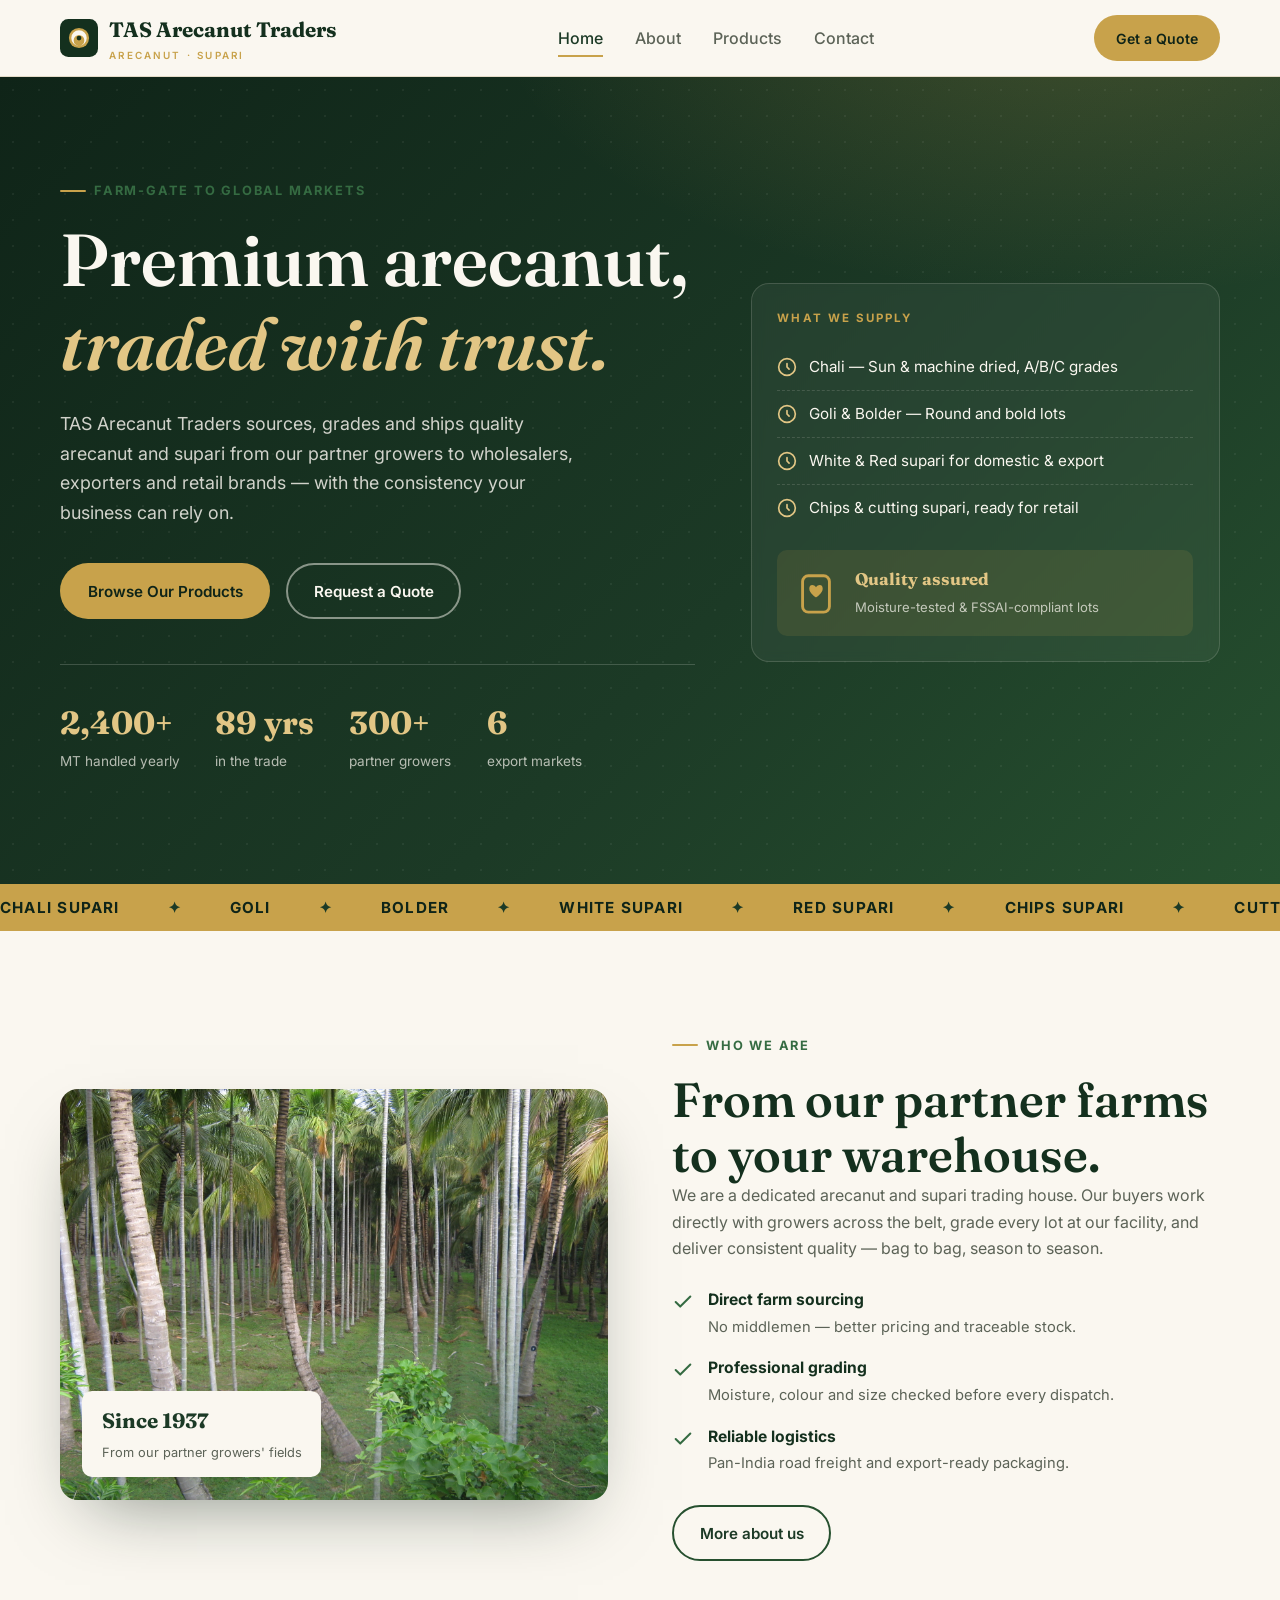
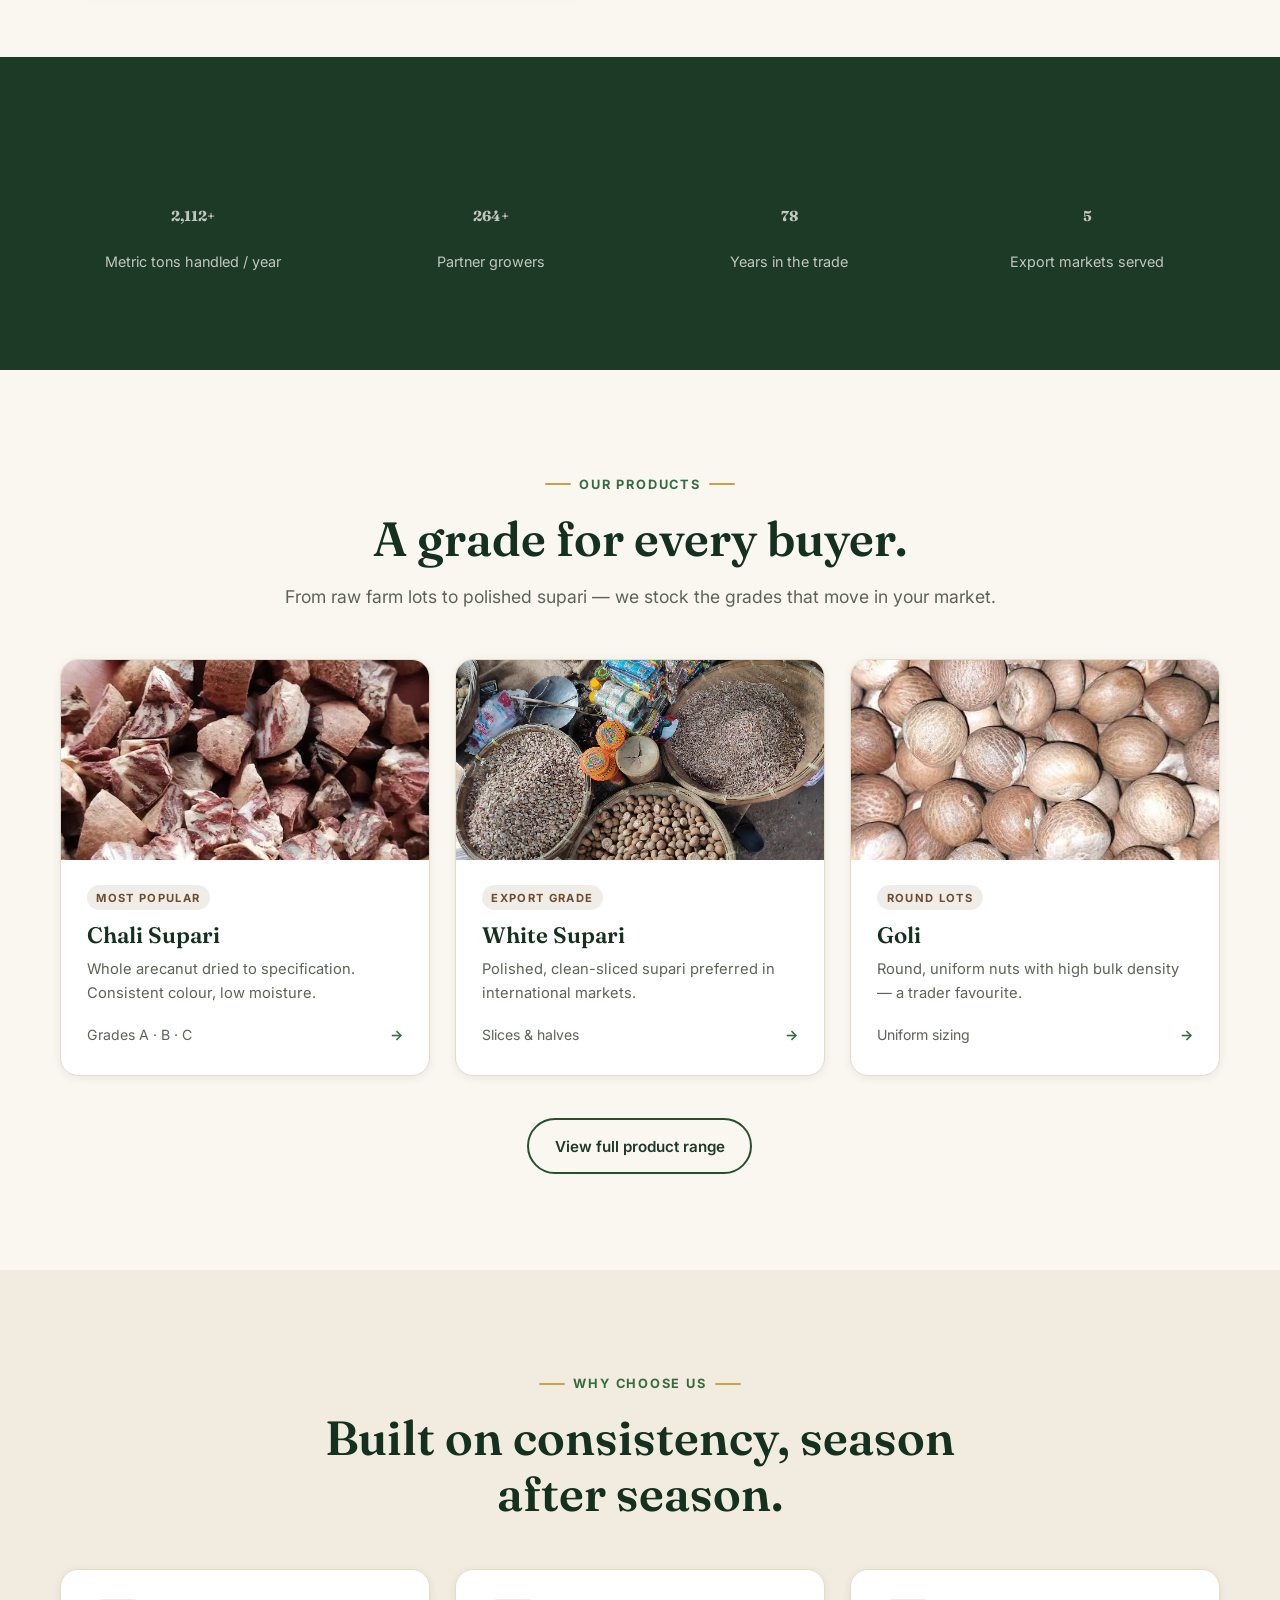
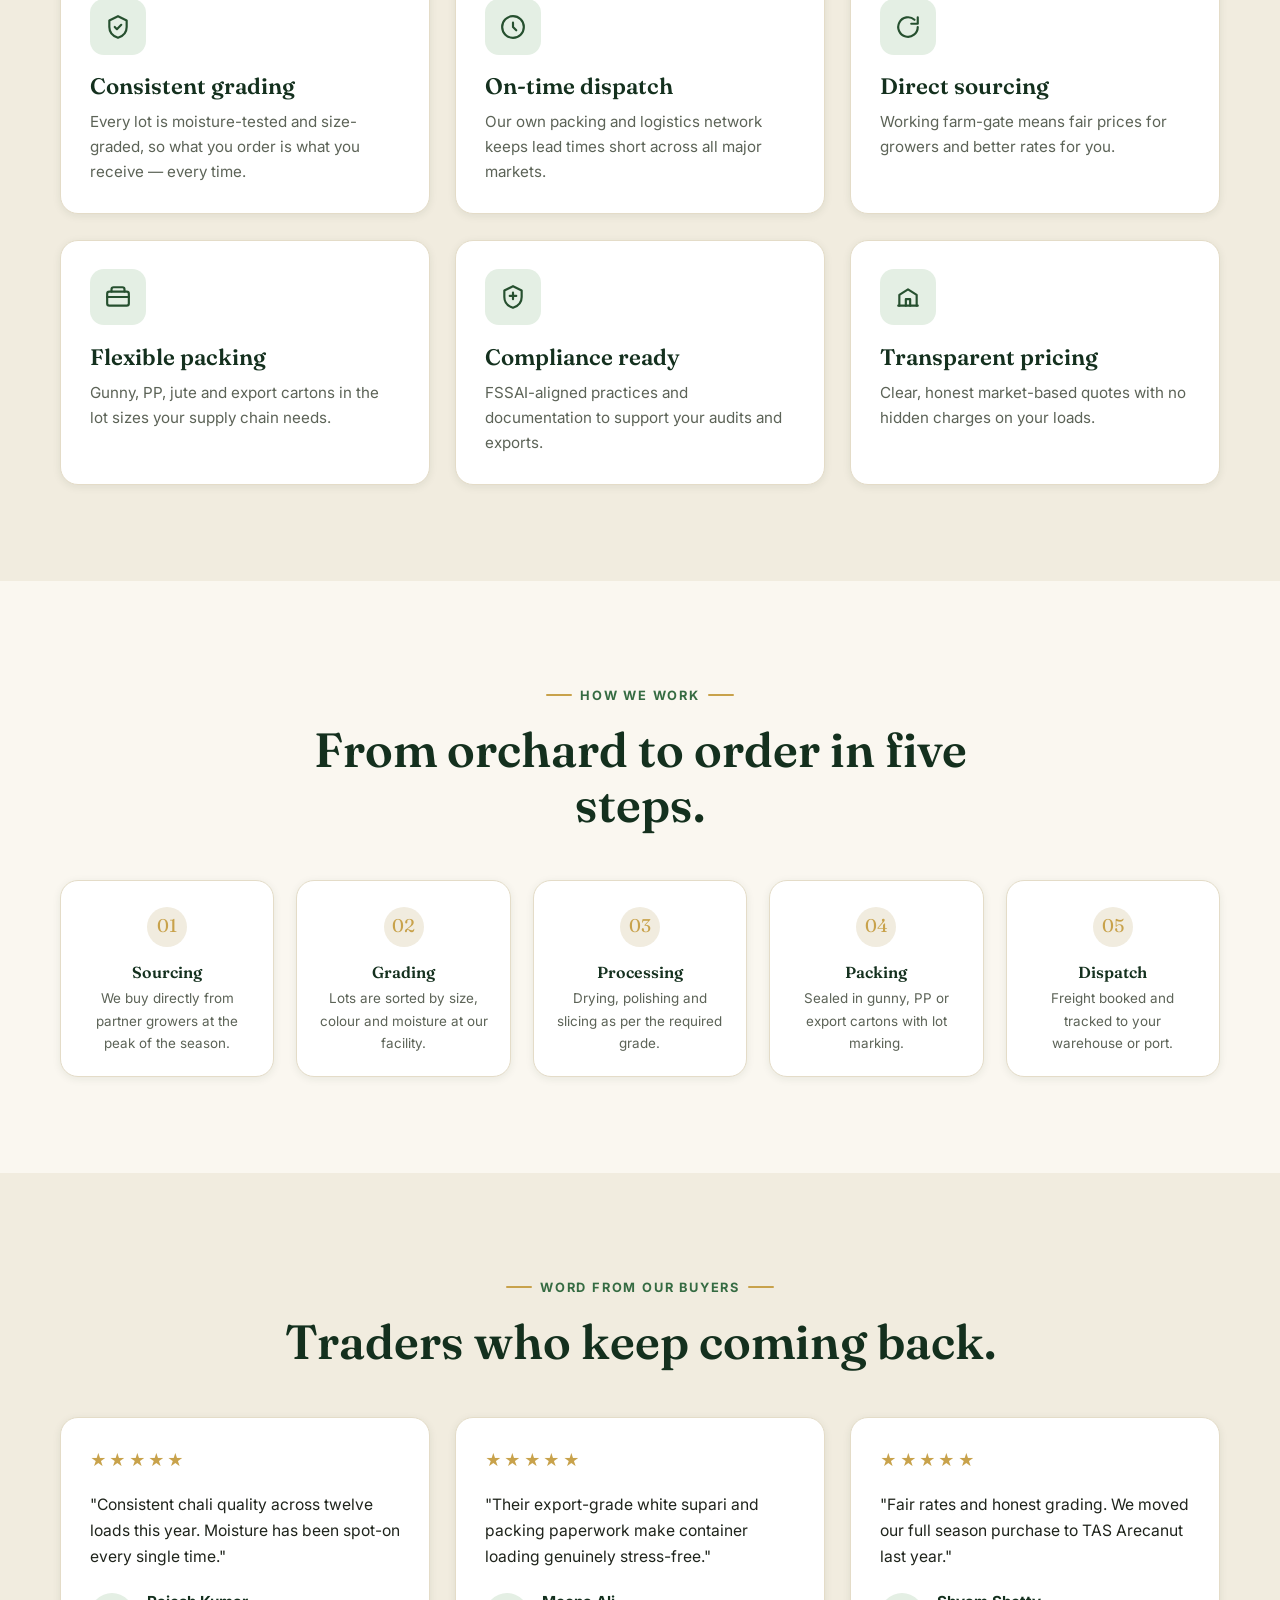
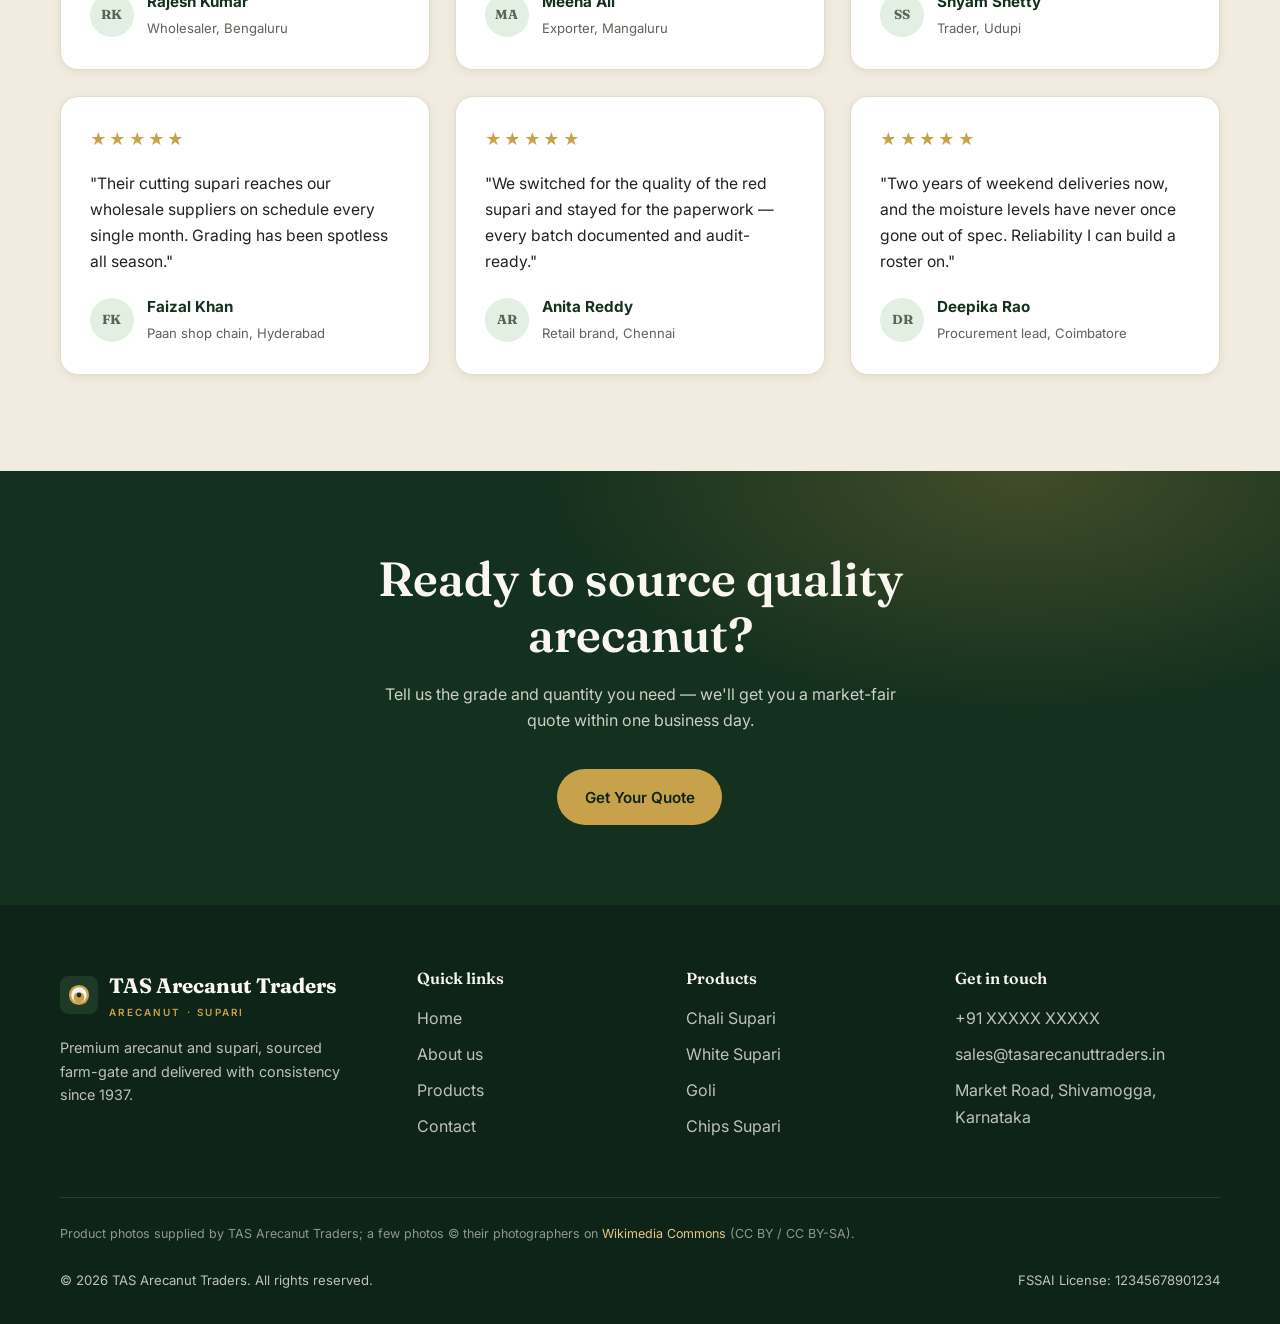
<file: index.html>
<!DOCTYPE html>
<html lang="en">
<head>
  <meta charset="UTF-8">
  <meta name="viewport" content="width=device-width, initial-scale=1.0">
  <title>TAS Arecanut Traders — Premium Arecanut & Supari Trading</title>
  <meta name="description" content="TAS Arecanut Traders supplies premium graded arecanut and supari across India and for export. Direct farm sourcing, quality-graded lots, dependable delivery.">
  <link rel="icon" type="image/svg+xml" href="assets/favicon.svg">
  <link rel="preconnect" href="https://fonts.googleapis.com">
  <link rel="preconnect" href="https://fonts.gstatic.com" crossorigin>
  <link href="https://fonts.googleapis.com/css2?family=Fraunces:ital,wght@0,500;0,600;0,700;1,500&family=Inter:wght@400;500;600;700&display=swap" rel="stylesheet">
  <link rel="stylesheet" href="css/styles.css">
</head>
<body>

  <!-- ============ Header ============ -->
  <header class="site-header">
    <div class="container nav">
      <a class="brand" href="index.html">
        <svg viewBox="0 0 64 64" aria-hidden="true">
          <rect width="64" height="64" rx="14" fill="#14301e"/>
          <circle cx="32" cy="32" r="17" fill="#c8a24b"/>
          <path d="M32 19a13 13 0 1 0 0 26 9 9 0 0 1 0-18 9 9 0 0 1 0 18 13 13 0 1 0 0-26z" fill="#faf7f0"/>
          <circle cx="32" cy="32" r="4" fill="#14301e"/>
        </svg>
        <span>
          TAS Arecanut Traders
          <span class="brand-sub">Arecanut · Supari</span>
        </span>
      </a>
      <nav class="nav-links" aria-label="Primary">
        <a href="index.html" class="active">Home</a>
        <a href="about.html">About</a>
        <a href="products.html">Products</a>
        <a href="contact.html">Contact</a>
      </nav>
      <div class="nav-cta">
        <a href="contact.html" class="btn btn-gold">Get a Quote</a>
        <button class="nav-toggle" aria-label="Toggle menu">
          <span></span><span></span><span></span>
        </button>
      </div>
    </div>
  </header>

  <!-- ============ Hero ============ -->
  <section class="hero">
    <div class="container hero-inner">
      <div class="hero-copy reveal">
        <p class="kicker">Farm-gate to global markets</p>
        <h1 class="display">Premium arecanut,<br><span class="accent">traded with trust.</span></h1>
        <p class="lede">
          TAS Arecanut Traders sources, grades and ships quality arecanut and supari
          from our partner growers to wholesalers, exporters and retail brands —
          with the consistency your business can rely on.
        </p>
        <div class="hero-actions">
          <a href="products.html" class="btn btn-gold">Browse Our Products</a>
          <a href="contact.html" class="btn btn-outline-light">Request a Quote</a>
        </div>
        <div class="hero-trust">
          <div class="stat"><b>2,400+</b><span>MT handled yearly</span></div>
          <div class="stat"><b>89 yrs</b><span>in the trade</span></div>
          <div class="stat"><b>300+</b><span>partner growers</span></div>
          <div class="stat"><b>6</b><span>export markets</span></div>
        </div>
      </div>
      <div class="hero-card reveal">
        <p class="card-label">What we supply</p>
        <ul>
          <li>
            <svg width="20" height="20" viewBox="0 0 24 24" fill="none" stroke="currentColor" stroke-width="2" stroke-linecap="round"><circle cx="12" cy="12" r="10"/><path d="M12 8v4l2.5 2.5"/></svg>
            Chali — Sun & machine dried, A/B/C grades
          </li>
          <li>
            <svg width="20" height="20" viewBox="0 0 24 24" fill="none" stroke="currentColor" stroke-width="2" stroke-linecap="round"><circle cx="12" cy="12" r="10"/><path d="M12 8v4l2.5 2.5"/></svg>
            Goli & Bolder — Round and bold lots
          </li>
          <li>
            <svg width="20" height="20" viewBox="0 0 24 24" fill="none" stroke="currentColor" stroke-width="2" stroke-linecap="round"><circle cx="12" cy="12" r="10"/><path d="M12 8v4l2.5 2.5"/></svg>
            White & Red supari for domestic & export
          </li>
          <li>
            <svg width="20" height="20" viewBox="0 0 24 24" fill="none" stroke="currentColor" stroke-width="2" stroke-linecap="round"><circle cx="12" cy="12" r="10"/><path d="M12 8v4l2.5 2.5"/></svg>
            Chips &amp; cutting supari, ready for retail
          </li>
        </ul>
        <div class="seal">
          <svg viewBox="0 0 48 48" fill="none" aria-hidden="true">
            <rect x="10" y="6" width="28" height="38" rx="6" stroke="#c8a24b" stroke-width="3"/>
            <path d="M24 18c-2-3-7-3.5-7 1.5 0 5 7 9 7 9s7-4 7-9c0-5-5-4.5-7-1.5z" fill="#c8a24b"/>
          </svg>
          <div>
            <b>Quality assured</b>
            <span>Moisture-tested &amp; FSSAI-compliant lots</span>
          </div>
        </div>
      </div>
    </div>
  </section>

  <!-- ============ Marquee ============ -->
  <div class="marquee" aria-hidden="true">
    <div class="marquee-track">
      <span>Chali Supari</span><span>Goli</span><span>Bolder</span><span>White Supari</span><span>Red Supari</span><span>Chips Supari</span><span>Cutting Supari</span><span>Export Grade</span>
      <span>Chali Supari</span><span>Goli</span><span>Bolder</span><span>White Supari</span><span>Red Supari</span><span>Chips Supari</span><span>Cutting Supari</span><span>Export Grade</span>
    </div>
  </div>

  <!-- ============ About preview ============ -->
  <section class="section">
    <div class="container split">
      <div class="visual reveal">
        <img src="assets/images/farm-nuts.jpg" alt="Arecanut plantation from our partner growers' fields" loading="lazy">
        <div class="badge">
          <b>Since 1937</b>
          <span>From our partner growers' fields</span>
        </div>
      </div>
      <div class="reveal">
        <p class="kicker">Who we are</p>
        <h2>From our partner farms to your warehouse.</h2>
        <p class="lede" style="color:var(--muted)">
          We are a dedicated arecanut and supari trading house. Our buyers work directly
          with growers across the belt, grade every lot at our facility, and deliver
          consistent quality — bag to bag, season to season.
        </p>
        <ul class="feature-list">
          <li>
            <svg width="22" height="22" viewBox="0 0 24 24" fill="none" stroke="currentColor" stroke-width="2.2" stroke-linecap="round" stroke-linejoin="round"><path d="M20 6L9 17l-5-5"/></svg>
            <div><b>Direct farm sourcing</b><span>No middlemen — better pricing and traceable stock.</span></div>
          </li>
          <li>
            <svg width="22" height="22" viewBox="0 0 24 24" fill="none" stroke="currentColor" stroke-width="2.2" stroke-linecap="round" stroke-linejoin="round"><path d="M20 6L9 17l-5-5"/></svg>
            <div><b>Professional grading</b><span>Moisture, colour and size checked before every dispatch.</span></div>
          </li>
          <li>
            <svg width="22" height="22" viewBox="0 0 24 24" fill="none" stroke="currentColor" stroke-width="2.2" stroke-linecap="round" stroke-linejoin="round"><path d="M20 6L9 17l-5-5"/></svg>
            <div><b>Reliable logistics</b><span>Pan-India road freight and export-ready packaging.</span></div>
          </li>
        </ul>
        <a href="about.html" class="btn btn-outline-dark" style="margin-top:1.8rem">More about us</a>
      </div>
    </div>
  </section>

  <!-- ============ Stats band ============ -->
  <section class="stats-band section">
    <div class="container stats-grid">
      <div class="stat-item reveal"><b><span data-count="2400" data-suffix="+">0</span></b><span>Metric tons handled / year</span></div>
      <div class="stat-item reveal"><b><span data-count="300" data-suffix="+">0</span></b><span>Partner growers</span></div>
      <div class="stat-item reveal"><b><span data-count="89">0</span></b><span>Years in the trade</span></div>
      <div class="stat-item reveal"><b><span data-count="6">0</span></b><span>Export markets served</span></div>
    </div>
  </section>

  <!-- ============ Products ============ -->
  <section class="section">
    <div class="container">
      <div class="section-head center reveal">
        <p class="kicker">Our products</p>
        <h2>A grade for every buyer.</h2>
        <p class="lede">From raw farm lots to polished supari — we stock the grades that move in your market.</p>
      </div>
      <div class="grid grid-3">

        <article class="card product-card reveal">
          <div class="art">
            <img src="assets/images/chali-supari.jpg" alt="Whole arecanut spread to dry in the sun" loading="lazy">
          </div>
          <div class="body">
            <span class="tag">Most popular</span>
            <h3>Chali Supari</h3>
            <p>Whole arecanut dried to specification. Consistent colour, low moisture.</p>
            <div class="foot">
              <span class="spec">Grades A · B · C</span>
              <span class="arrow">→</span>
            </div>
          </div>
        </article>

        <article class="card product-card reveal">
          <div class="art">
            <img src="assets/images/white-supari.jpg" alt="Whole and sliced areca nut ready for chewing" loading="lazy">
          </div>
          <div class="body">
            <span class="tag">Export grade</span>
            <h3>White Supari</h3>
            <p>Polished, clean-sliced supari preferred in international markets.</p>
            <div class="foot">
              <span class="spec">Slices &amp; halves</span>
              <span class="arrow">→</span>
            </div>
          </div>
        </article>

        <article class="card product-card reveal">
          <div class="art">
            <img src="assets/images/goli.jpg" alt="Areca nuts drying in the sun" loading="lazy">
          </div>
          <div class="body">
            <span class="tag">Round lots</span>
            <h3>Goli</h3>
            <p>Round, uniform nuts with high bulk density — a trader favourite.</p>
            <div class="foot">
              <span class="spec">Uniform sizing</span>
              <span class="arrow">→</span>
            </div>
          </div>
        </article>

      </div>
      <div style="text-align:center; margin-top:2.6rem" class="reveal">
        <a href="products.html" class="btn btn-outline-dark">View full product range</a>
      </div>
    </div>
  </section>

  <!-- ============ Why choose us ============ -->
  <section class="section alt">
    <div class="container">
      <div class="section-head center reveal">
        <p class="kicker">Why choose us</p>
        <h2>Built on consistency, season after season.</h2>
      </div>
      <div class="grid grid-3">
        <div class="card reveal">
          <div class="icon">
            <svg width="26" height="26" viewBox="0 0 24 24" fill="none" stroke="currentColor" stroke-width="2" stroke-linecap="round" stroke-linejoin="round"><path d="M12 2l8 4v6c0 5-3.5 8.5-8 10-4.5-1.5-8-5-8-10V6z"/><path d="M9 12l2 2 4-4"/></svg>
          </div>
          <h3>Consistent grading</h3>
          <p>Every lot is moisture-tested and size-graded, so what you order is what you receive — every time.</p>
        </div>
        <div class="card reveal">
          <div class="icon">
            <svg width="26" height="26" viewBox="0 0 24 24" fill="none" stroke="currentColor" stroke-width="2" stroke-linecap="round" stroke-linejoin="round"><circle cx="12" cy="12" r="10"/><path d="M12 8v4l3 3"/></svg>
          </div>
          <h3>On-time dispatch</h3>
          <p>Our own packing and logistics network keeps lead times short across all major markets.</p>
        </div>
        <div class="card reveal">
          <div class="icon">
            <svg width="26" height="26" viewBox="0 0 24 24" fill="none" stroke="currentColor" stroke-width="2" stroke-linecap="round" stroke-linejoin="round"><path d="M21 12a9 9 0 1 1-3-6.7"/><path d="M21 3v6h-6"/></svg>
          </div>
          <h3>Direct sourcing</h3>
          <p>Working farm-gate means fair prices for growers and better rates for you.</p>
        </div>
        <div class="card reveal">
          <div class="icon">
            <svg width="26" height="26" viewBox="0 0 24 24" fill="none" stroke="currentColor" stroke-width="2" stroke-linecap="round" stroke-linejoin="round"><rect x="2" y="7" width="20" height="13" rx="2"/><path d="M6 7V5a2 2 0 0 1 2-2h8a2 2 0 0 1 2 2v2"/><path d="M2 12h20"/></svg>
          </div>
          <h3>Flexible packing</h3>
          <p>Gunny, PP, jute and export cartons in the lot sizes your supply chain needs.</p>
        </div>
        <div class="card reveal">
          <div class="icon">
            <svg width="26" height="26" viewBox="0 0 24 24" fill="none" stroke="currentColor" stroke-width="2" stroke-linecap="round" stroke-linejoin="round"><path d="M12 2l8 4v6c0 5-3.5 8.5-8 10-4.5-1.5-8-5-8-10V6z"/><path d="M12 8v6"/><path d="M9 11h6"/></svg>
          </div>
          <h3>Compliance ready</h3>
          <p>FSSAI-aligned practices and documentation to support your audits and exports.</p>
        </div>
        <div class="card reveal">
          <div class="icon">
            <svg width="26" height="26" viewBox="0 0 24 24" fill="none" stroke="currentColor" stroke-width="2" stroke-linecap="round" stroke-linejoin="round"><path d="M3 20h18"/><path d="M4 20V10l8-5 8 5v10"/><path d="M10 20v-6h4v6"/></svg>
          </div>
          <h3>Transparent pricing</h3>
          <p>Clear, honest market-based quotes with no hidden charges on your loads.</p>
        </div>
      </div>
    </div>
  </section>

  <!-- ============ Process ============ -->
  <section class="section">
    <div class="container">
      <div class="section-head center reveal">
        <p class="kicker">How we work</p>
        <h2>From orchard to order in five steps.</h2>
      </div>
      <div class="steps reveal">
        <div class="step"><h4>Sourcing</h4><p>We buy directly from partner growers at the peak of the season.</p></div>
        <div class="step"><h4>Grading</h4><p>Lots are sorted by size, colour and moisture at our facility.</p></div>
        <div class="step"><h4>Processing</h4><p>Drying, polishing and slicing as per the required grade.</p></div>
        <div class="step"><h4>Packing</h4><p>Sealed in gunny, PP or export cartons with lot marking.</p></div>
        <div class="step"><h4>Dispatch</h4><p>Freight booked and tracked to your warehouse or port.</p></div>
      </div>
    </div>
  </section>

  <!-- ============ Testimonials ============ -->
  <section class="section alt">
    <div class="container">
      <div class="section-head center reveal">
        <p class="kicker">Word from our buyers</p>
        <h2>Traders who keep coming back.</h2>
      </div>
      <div class="testimonials">
        <figure class="testimonial reveal">
          <div class="stars" aria-label="5 out of 5 stars">★★★★★</div>
          <blockquote>"Consistent chali quality across twelve loads this year. Moisture has been spot-on every single time."</blockquote>
          <figcaption class="who">
            <span class="avatar">RK</span>
            <div><b>Rajesh Kumar</b><span>Wholesaler, Bengaluru</span></div>
          </figcaption>
        </figure>
        <figure class="testimonial reveal">
          <div class="stars" aria-label="5 out of 5 stars">★★★★★</div>
          <blockquote>"Their export-grade white supari and packing paperwork make container loading genuinely stress-free."</blockquote>
          <figcaption class="who">
            <span class="avatar">MA</span>
            <div><b>Meena Ali</b><span>Exporter, Mangaluru</span></div>
          </figcaption>
        </figure>
        <figure class="testimonial reveal">
          <div class="stars" aria-label="5 out of 5 stars">★★★★★</div>
          <blockquote>"Fair rates and honest grading. We moved our full season purchase to TAS Arecanut last year."</blockquote>
          <figcaption class="who">
            <span class="avatar">SS</span>
            <div><b>Shyam Shetty</b><span>Trader, Udupi</span></div>
          </figcaption>
        </figure>
        <figure class="testimonial reveal">
          <div class="stars" aria-label="5 out of 5 stars">★★★★★</div>
          <blockquote>"Their cutting supari reaches our wholesale suppliers on schedule every single month. Grading has been spotless all season."</blockquote>
          <figcaption class="who">
            <span class="avatar">FK</span>
            <div><b>Faizal Khan</b><span>Paan shop chain, Hyderabad</span></div>
          </figcaption>
        </figure>
        <figure class="testimonial reveal">
          <div class="stars" aria-label="5 out of 5 stars">★★★★★</div>
          <blockquote>"We switched for the quality of the red supari and stayed for the paperwork — every batch documented and audit-ready."</blockquote>
          <figcaption class="who">
            <span class="avatar">AR</span>
            <div><b>Anita Reddy</b><span>Retail brand, Chennai</span></div>
          </figcaption>
        </figure>
        <figure class="testimonial reveal">
          <div class="stars" aria-label="5 out of 5 stars">★★★★★</div>
          <blockquote>"Two years of weekend deliveries now, and the moisture levels have never once gone out of spec. Reliability I can build a roster on."</blockquote>
          <figcaption class="who">
            <span class="avatar">DR</span>
            <div><b>Deepika Rao</b><span>Procurement lead, Coimbatore</span></div>
          </figcaption>
        </figure>
      </div>
    </div>
  </section>

  <!-- ============ CTA ============ -->
  <section class="cta-band">
    <div class="container reveal">
      <h2>Ready to source quality arecanut?</h2>
      <p>Tell us the grade and quantity you need — we'll get you a market-fair quote within one business day.</p>
      <a href="contact.html" class="btn btn-gold">Get Your Quote</a>
    </div>
  </section>

  <!-- ============ Footer ============ -->
  <footer class="site-footer">
    <div class="container">
      <div class="footer-grid">
        <div>
          <a class="brand" href="index.html">
            <svg viewBox="0 0 64 64" aria-hidden="true">
              <rect width="64" height="64" rx="14" fill="#1c3a26"/>
              <circle cx="32" cy="32" r="17" fill="#c8a24b"/>
              <path d="M32 19a13 13 0 1 0 0 26 9 9 0 0 1 0-18 9 9 0 0 1 0 18 13 13 0 1 0 0-26z" fill="#faf7f0"/>
              <circle cx="32" cy="32" r="4" fill="#14301e"/>
            </svg>
            <span>
              TAS Arecanut Traders
              <span class="brand-sub">Arecanut · Supari</span>
            </span>
          </a>
          <p class="about-text" style="margin-top:1rem">Premium arecanut and supari, sourced farm-gate and delivered with consistency since 1937.</p>
        </div>
        <div>
          <h4>Quick links</h4>
          <ul>
            <li><a href="index.html">Home</a></li>
            <li><a href="about.html">About us</a></li>
            <li><a href="products.html">Products</a></li>
            <li><a href="contact.html">Contact</a></li>
          </ul>
        </div>
        <div>
          <h4>Products</h4>
          <ul>
            <li><a href="products.html">Chali Supari</a></li>
            <li><a href="products.html">White Supari</a></li>
            <li><a href="products.html">Goli</a></li>
            <li><a href="products.html">Chips Supari</a></li>
          </ul>
        </div>
        <div>
          <h4>Get in touch</h4>
          <ul>
            <li>+91 XXXXX XXXXX</li>
            <li>sales@tasarecanuttraders.in</li>
            <li>Market Road, Shivamogga, Karnataka</li>
          </ul>
        </div>
      </div>
      <div class="footer-credits">
        Product photos supplied by TAS Arecanut Traders; a few photos © their photographers on
        <a href="https://commons.wikimedia.org/wiki/Category:Areca_catechu" target="_blank" rel="noopener">Wikimedia Commons</a>
        (CC BY / CC BY-SA).
      </div>
      <div class="footer-bottom">
        <span>© <span id="year"></span> TAS Arecanut Traders. All rights reserved.</span>
        <span>FSSAI License: 12345678901234</span>
      </div>
    </div>
  </footer>

  <button class="to-top" aria-label="Back to top">
    <svg width="18" height="18" viewBox="0 0 24 24" fill="none" stroke="currentColor" stroke-width="2.5" stroke-linecap="round"><path d="M12 19V5"/><path d="M5 12l7-7 7 7"/></svg>
  </button>

  <script src="js/main.js"></script>
</body>
</html>
</file>
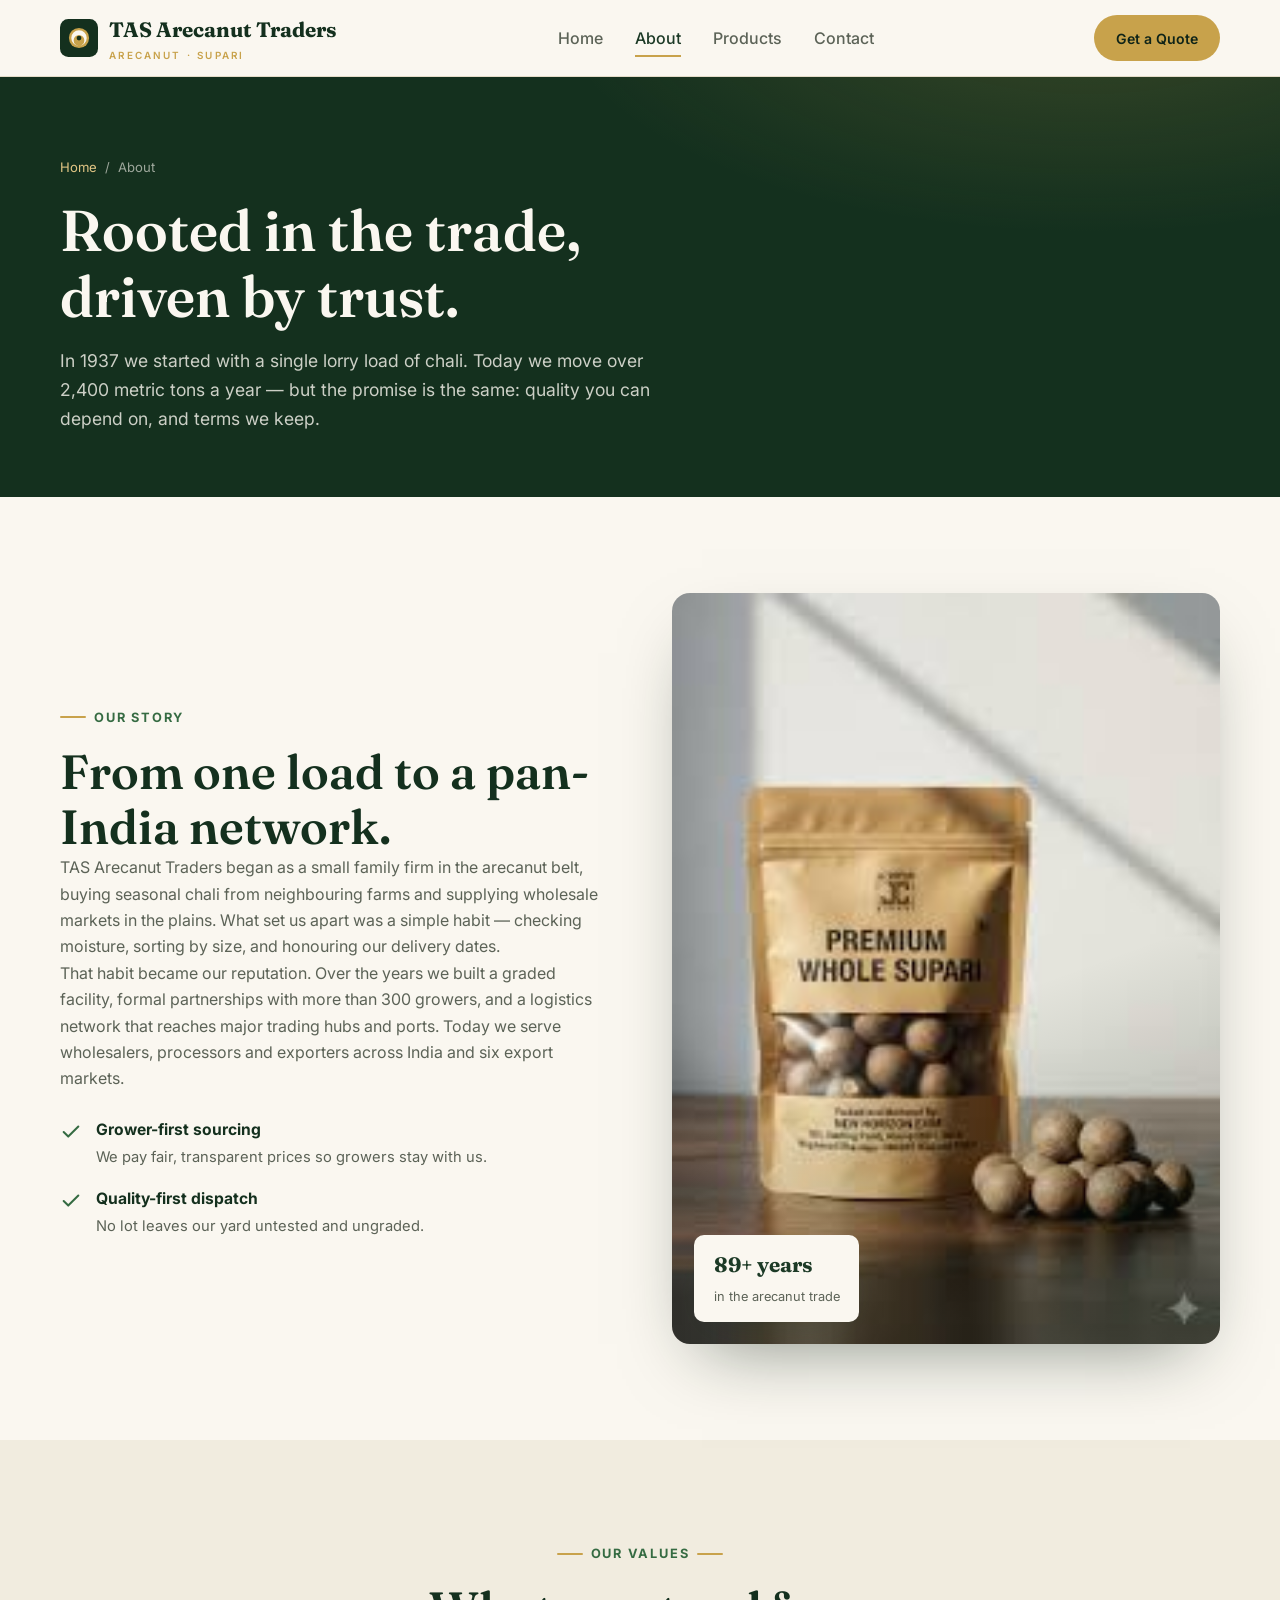
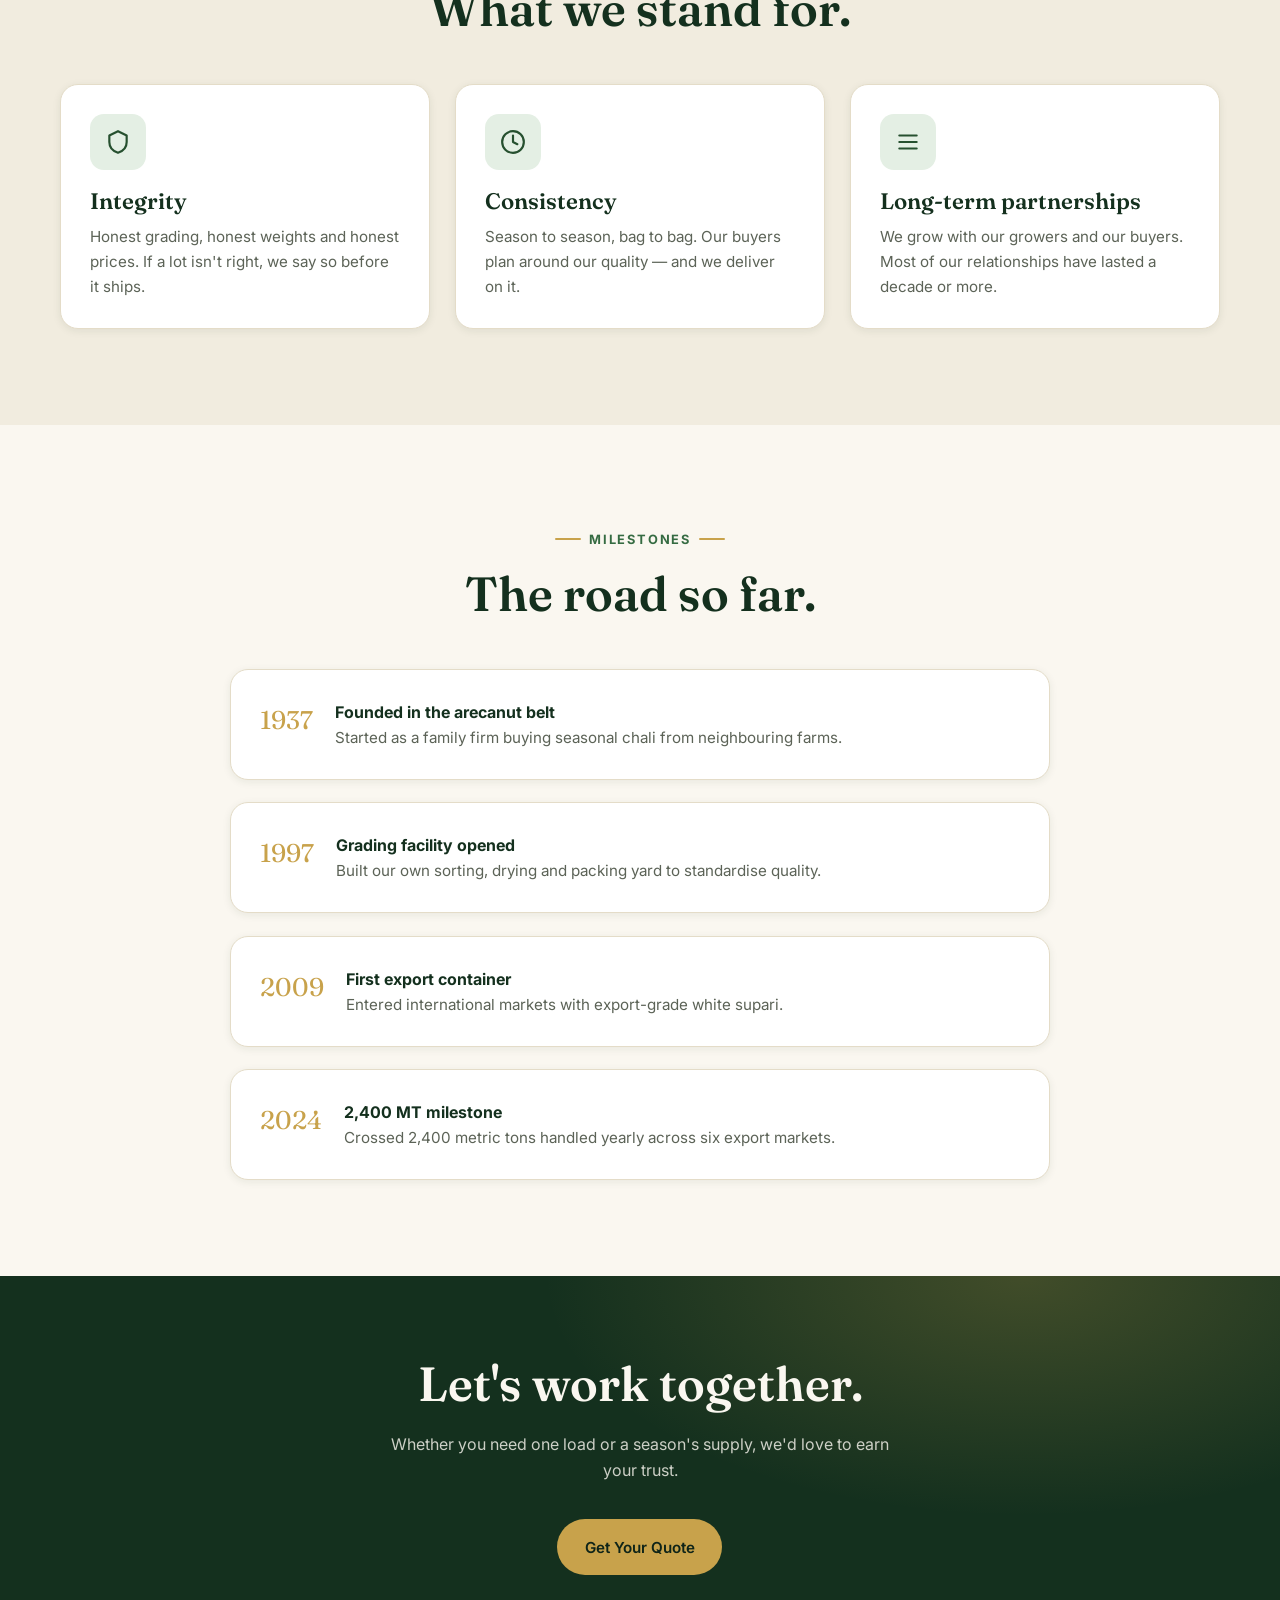
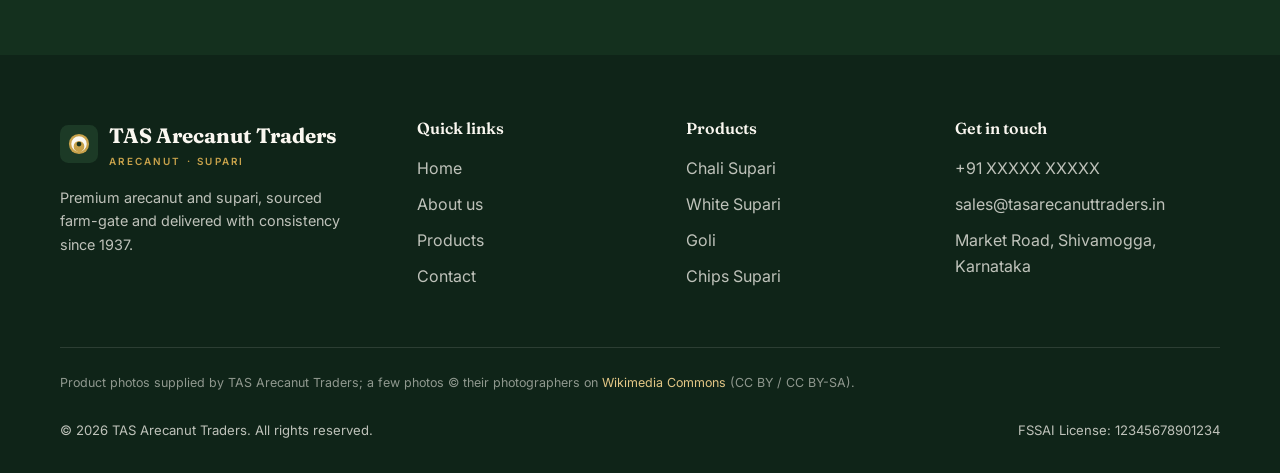
<file: about.html>
<!DOCTYPE html>
<html lang="en">
<head>
  <meta charset="UTF-8">
  <meta name="viewport" content="width=device-width, initial-scale=1.0">
  <title>About Us — TAS Arecanut Traders</title>
  <meta name="description" content="Learn about TAS Arecanut Traders — 89 years of arecanut and supari trading, direct farm sourcing, and a commitment to consistent quality.">
  <link rel="icon" type="image/svg+xml" href="assets/favicon.svg">
  <link rel="preconnect" href="https://fonts.googleapis.com">
  <link rel="preconnect" href="https://fonts.gstatic.com" crossorigin>
  <link href="https://fonts.googleapis.com/css2?family=Fraunces:ital,wght@0,500;0,600;0,700;1,500&family=Inter:wght@400;500;600;700&display=swap" rel="stylesheet">
  <link rel="stylesheet" href="css/styles.css">
</head>
<body>

  <header class="site-header">
    <div class="container nav">
      <a class="brand" href="index.html">
        <svg viewBox="0 0 64 64" aria-hidden="true">
          <rect width="64" height="64" rx="14" fill="#14301e"/>
          <circle cx="32" cy="32" r="17" fill="#c8a24b"/>
          <path d="M32 19a13 13 0 1 0 0 26 9 9 0 0 1 0-18 9 9 0 0 1 0 18 13 13 0 1 0 0-26z" fill="#faf7f0"/>
          <circle cx="32" cy="32" r="4" fill="#14301e"/>
        </svg>
        <span>
          TAS Arecanut Traders
          <span class="brand-sub">Arecanut · Supari</span>
        </span>
      </a>
      <nav class="nav-links" aria-label="Primary">
        <a href="index.html">Home</a>
        <a href="about.html" class="active">About</a>
        <a href="products.html">Products</a>
        <a href="contact.html">Contact</a>
      </nav>
      <div class="nav-cta">
        <a href="contact.html" class="btn btn-gold">Get a Quote</a>
        <button class="nav-toggle" aria-label="Toggle menu">
          <span></span><span></span><span></span>
        </button>
      </div>
    </div>
  </header>

  <!-- ============ Page hero ============ -->
  <section class="page-hero">
    <div class="container reveal">
      <nav class="breadcrumb" aria-label="Breadcrumb">
        <a href="index.html">Home</a><span>/</span><span>About</span>
      </nav>
      <h1>Rooted in the trade,<br>driven by trust.</h1>
      <p>In 1937 we started with a single lorry load of chali. Today we move over 2,400 metric tons a year — but the promise is the same: quality you can depend on, and terms we keep.</p>
    </div>
  </section>

  <!-- ============ Story ============ -->
  <section class="section">
    <div class="container split">
      <div class="reveal">
        <p class="kicker">Our story</p>
        <h2>From one load to a pan-India network.</h2>
        <p class="lede" style="color:var(--muted)">
          TAS Arecanut Traders began as a small family firm in the arecanut belt, buying
          seasonal chali from neighbouring farms and supplying wholesale markets in the
          plains. What set us apart was a simple habit — checking moisture, sorting by
          size, and honouring our delivery dates.
        </p>
        <p class="lede" style="color:var(--muted)">
          That habit became our reputation. Over the years we built a graded facility,
          formal partnerships with more than 300 growers, and a logistics network that
          reaches major trading hubs and ports. Today we serve wholesalers, processors
          and exporters across India and six export markets.
        </p>
        <ul class="feature-list">
          <li>
            <svg width="22" height="22" viewBox="0 0 24 24" fill="none" stroke="currentColor" stroke-width="2.2" stroke-linecap="round" stroke-linejoin="round"><path d="M20 6L9 17l-5-5"/></svg>
            <div><b>Grower-first sourcing</b><span>We pay fair, transparent prices so growers stay with us.</span></div>
          </li>
          <li>
            <svg width="22" height="22" viewBox="0 0 24 24" fill="none" stroke="currentColor" stroke-width="2.2" stroke-linecap="round" stroke-linejoin="round"><path d="M20 6L9 17l-5-5"/></svg>
            <div><b>Quality-first dispatch</b><span>No lot leaves our yard untested and ungraded.</span></div>
          </li>
        </ul>
      </div>
      <div class="visual reveal">
        <img src="assets/images/market.jpg" alt="Graded supari lots at our facility" loading="lazy">
        <div class="badge">
          <b>89+ years</b>
          <span>in the arecanut trade</span>
        </div>
      </div>
    </div>
  </section>

  <!-- ============ Values ============ -->
  <section class="section alt">
    <div class="container">
      <div class="section-head center reveal">
        <p class="kicker">Our values</p>
        <h2>What we stand for.</h2>
      </div>
      <div class="grid grid-3">
        <div class="card reveal">
          <div class="icon">
            <svg width="26" height="26" viewBox="0 0 24 24" fill="none" stroke="currentColor" stroke-width="2" stroke-linecap="round" stroke-linejoin="round"><path d="M12 2l8 4v6c0 5-3.5 8.5-8 10-4.5-1.5-8-5-8-10V6z"/></svg>
          </div>
          <h3>Integrity</h3>
          <p>Honest grading, honest weights and honest prices. If a lot isn't right, we say so before it ships.</p>
        </div>
        <div class="card reveal">
          <div class="icon">
            <svg width="26" height="26" viewBox="0 0 24 24" fill="none" stroke="currentColor" stroke-width="2" stroke-linecap="round" stroke-linejoin="round"><circle cx="12" cy="12" r="10"/><path d="M12 6v6l4 2"/></svg>
          </div>
          <h3>Consistency</h3>
          <p>Season to season, bag to bag. Our buyers plan around our quality — and we deliver on it.</p>
        </div>
        <div class="card reveal">
          <div class="icon">
            <svg width="26" height="26" viewBox="0 0 24 24" fill="none" stroke="currentColor" stroke-width="2" stroke-linecap="round" stroke-linejoin="round"><path d="M4 12h16M4 6h16M4 18h16"/></svg>
          </div>
          <h3>Long-term partnerships</h3>
          <p>We grow with our growers and our buyers. Most of our relationships have lasted a decade or more.</p>
        </div>
      </div>
    </div>
  </section>

  <!-- ============ Milestones ============ -->
  <section class="section">
    <div class="container">
      <div class="section-head center reveal">
        <p class="kicker">Milestones</p>
        <h2>The road so far.</h2>
      </div>
      <div class="split" style="grid-template-columns:1fr; gap:1.4rem; max-width:820px; margin-inline:auto">
        <div class="card reveal" style="display:flex; gap:1.4rem; align-items:flex-start">
          <span style="font-family:var(--font-display); font-size:1.6rem; color:var(--gold); flex:none">1937</span>
          <div><b style="color:var(--green-900)">Founded in the arecanut belt</b><p style="color:var(--muted)">Started as a family firm buying seasonal chali from neighbouring farms.</p></div>
        </div>
        <div class="card reveal" style="display:flex; gap:1.4rem; align-items:flex-start">
          <span style="font-family:var(--font-display); font-size:1.6rem; color:var(--gold); flex:none">1997</span>
          <div><b style="color:var(--green-900)">Grading facility opened</b><p style="color:var(--muted)">Built our own sorting, drying and packing yard to standardise quality.</p></div>
        </div>
        <div class="card reveal" style="display:flex; gap:1.4rem; align-items:flex-start">
          <span style="font-family:var(--font-display); font-size:1.6rem; color:var(--gold); flex:none">2009</span>
          <div><b style="color:var(--green-900)">First export container</b><p style="color:var(--muted)">Entered international markets with export-grade white supari.</p></div>
        </div>
        <div class="card reveal" style="display:flex; gap:1.4rem; align-items:flex-start">
          <span style="font-family:var(--font-display); font-size:1.6rem; color:var(--gold); flex:none">2024</span>
          <div><b style="color:var(--green-900)">2,400 MT milestone</b><p style="color:var(--muted)">Crossed 2,400 metric tons handled yearly across six export markets.</p></div>
        </div>
      </div>
    </div>
  </section>

  <!-- ============ CTA ============ -->
  <section class="cta-band">
    <div class="container reveal">
      <h2>Let's work together.</h2>
      <p>Whether you need one load or a season's supply, we'd love to earn your trust.</p>
      <a href="contact.html" class="btn btn-gold">Get Your Quote</a>
    </div>
  </section>

  <footer class="site-footer">
    <div class="container">
      <div class="footer-grid">
        <div>
          <a class="brand" href="index.html">
            <svg viewBox="0 0 64 64" aria-hidden="true">
              <rect width="64" height="64" rx="14" fill="#1c3a26"/>
              <circle cx="32" cy="32" r="17" fill="#c8a24b"/>
              <path d="M32 19a13 13 0 1 0 0 26 9 9 0 0 1 0-18 9 9 0 0 1 0 18 13 13 0 1 0 0-26z" fill="#faf7f0"/>
              <circle cx="32" cy="32" r="4" fill="#14301e"/>
            </svg>
            <span>
              TAS Arecanut Traders
              <span class="brand-sub">Arecanut · Supari</span>
            </span>
          </a>
          <p class="about-text" style="margin-top:1rem">Premium arecanut and supari, sourced farm-gate and delivered with consistency since 1937.</p>
        </div>
        <div>
          <h4>Quick links</h4>
          <ul>
            <li><a href="index.html">Home</a></li>
            <li><a href="about.html">About us</a></li>
            <li><a href="products.html">Products</a></li>
            <li><a href="contact.html">Contact</a></li>
          </ul>
        </div>
        <div>
          <h4>Products</h4>
          <ul>
            <li><a href="products.html">Chali Supari</a></li>
            <li><a href="products.html">White Supari</a></li>
            <li><a href="products.html">Goli</a></li>
            <li><a href="products.html">Chips Supari</a></li>
          </ul>
        </div>
        <div>
          <h4>Get in touch</h4>
          <ul>
            <li>+91 XXXXX XXXXX</li>
            <li>sales@tasarecanuttraders.in</li>
            <li>Market Road, Shivamogga, Karnataka</li>
          </ul>
        </div>
      </div>
      <div class="footer-credits">
        Product photos supplied by TAS Arecanut Traders; a few photos © their photographers on
        <a href="https://commons.wikimedia.org/wiki/Category:Areca_catechu" target="_blank" rel="noopener">Wikimedia Commons</a>
        (CC BY / CC BY-SA).
      </div>
      <div class="footer-bottom">
        <span>© <span id="year"></span> TAS Arecanut Traders. All rights reserved.</span>
        <span>FSSAI License: 12345678901234</span>
      </div>
    </div>
  </footer>

  <button class="to-top" aria-label="Back to top">
    <svg width="18" height="18" viewBox="0 0 24 24" fill="none" stroke="currentColor" stroke-width="2.5" stroke-linecap="round"><path d="M12 19V5"/><path d="M5 12l7-7 7 7"/></svg>
  </button>

  <script src="js/main.js"></script>
</body>
</html>
</file>
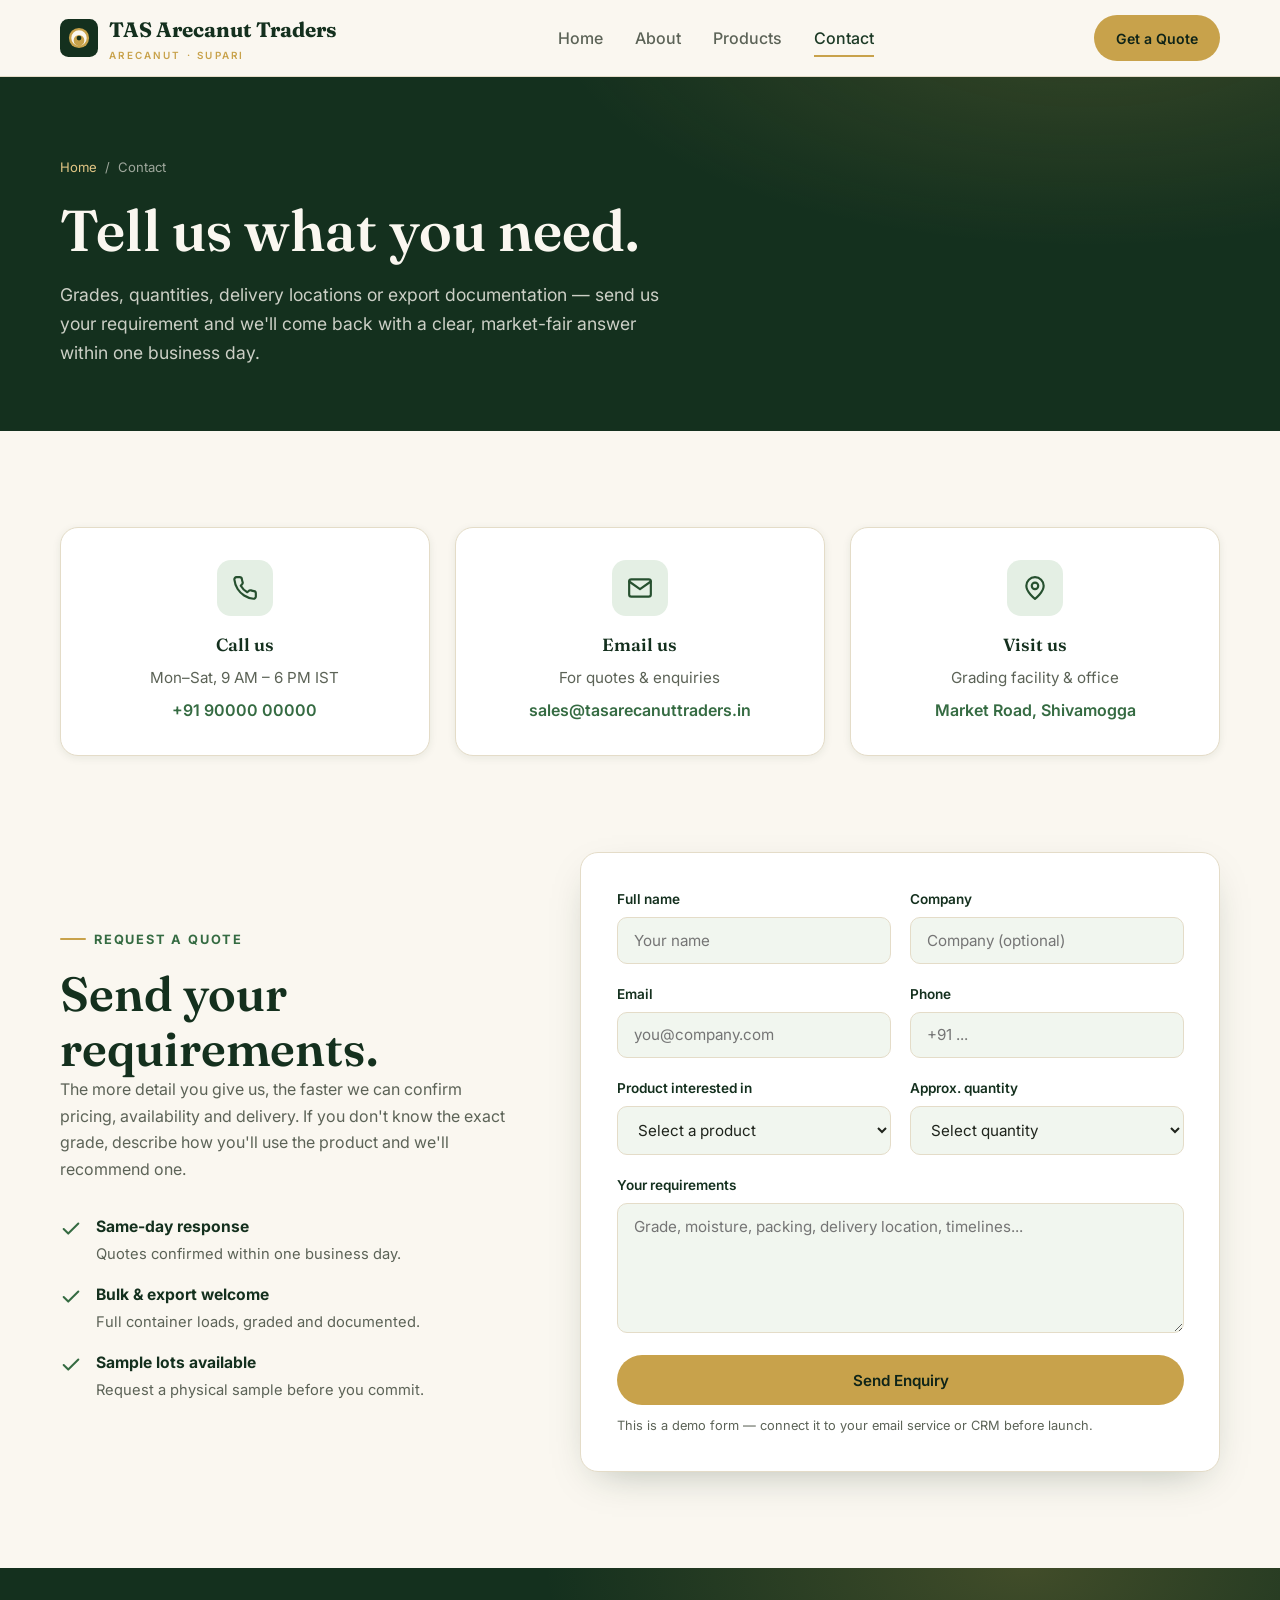
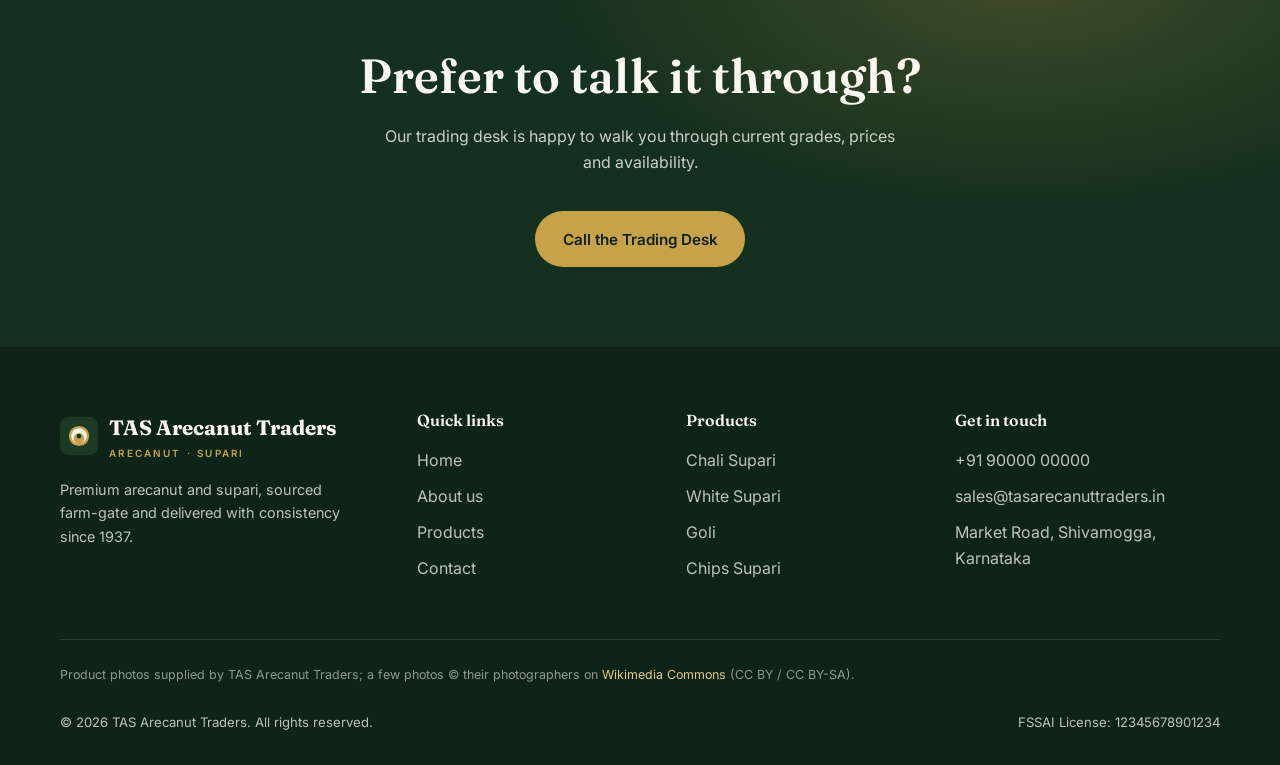
<file: contact.html>
<!DOCTYPE html>
<html lang="en">
<head>
  <meta charset="UTF-8">
  <meta name="viewport" content="width=device-width, initial-scale=1.0">
  <title>Contact — TAS Arecanut Traders</title>
  <meta name="description" content="Contact TAS Arecanut Traders for arecanut and supari quotes, bulk orders and export enquiries. We respond within one business day.">
  <link rel="icon" type="image/svg+xml" href="assets/favicon.svg">
  <link rel="preconnect" href="https://fonts.googleapis.com">
  <link rel="preconnect" href="https://fonts.gstatic.com" crossorigin>
  <link href="https://fonts.googleapis.com/css2?family=Fraunces:ital,wght@0,500;0,600;0,700;1,500&family=Inter:wght@400;500;600;700&display=swap" rel="stylesheet">
  <link rel="stylesheet" href="css/styles.css">
</head>
<body>

  <header class="site-header">
    <div class="container nav">
      <a class="brand" href="index.html">
        <svg viewBox="0 0 64 64" aria-hidden="true">
          <rect width="64" height="64" rx="14" fill="#14301e"/>
          <circle cx="32" cy="32" r="17" fill="#c8a24b"/>
          <path d="M32 19a13 13 0 1 0 0 26 9 9 0 0 1 0-18 9 9 0 0 1 0 18 13 13 0 1 0 0-26z" fill="#faf7f0"/>
          <circle cx="32" cy="32" r="4" fill="#14301e"/>
        </svg>
        <span>
          TAS Arecanut Traders
          <span class="brand-sub">Arecanut · Supari</span>
        </span>
      </a>
      <nav class="nav-links" aria-label="Primary">
        <a href="index.html">Home</a>
        <a href="about.html">About</a>
        <a href="products.html">Products</a>
        <a href="contact.html" class="active">Contact</a>
      </nav>
      <div class="nav-cta">
        <a href="contact.html" class="btn btn-gold">Get a Quote</a>
        <button class="nav-toggle" aria-label="Toggle menu">
          <span></span><span></span><span></span>
        </button>
      </div>
    </div>
  </header>

  <!-- ============ Page hero ============ -->
  <section class="page-hero">
    <div class="container reveal">
      <nav class="breadcrumb" aria-label="Breadcrumb">
        <a href="index.html">Home</a><span>/</span><span>Contact</span>
      </nav>
      <h1>Tell us what you need.</h1>
      <p>Grades, quantities, delivery locations or export documentation — send us your requirement and we'll come back with a clear, market-fair answer within one business day.</p>
    </div>
  </section>

  <!-- ============ Contact info cards ============ -->
  <section class="section" style="padding-bottom:3rem">
    <div class="container contact-grid">
      <div class="card contact-item reveal">
        <div class="icon">
          <svg width="26" height="26" viewBox="0 0 24 24" fill="none" stroke="currentColor" stroke-width="2" stroke-linecap="round" stroke-linejoin="round"><path d="M22 16.9v3a2 2 0 0 1-2.2 2 19.8 19.8 0 0 1-8.6-3 19.5 19.5 0 0 1-6-6 19.8 19.8 0 0 1-3-8.6A2 2 0 0 1 4.1 2h3a2 2 0 0 1 2 1.7c.1 1 .4 2 .7 2.8a2 2 0 0 1-.5 2.1L8.1 9.9a16 16 0 0 0 6 6l1.3-1.2a2 2 0 0 1 2.1-.5c.9.3 1.9.6 2.8.7a2 2 0 0 1 1.7 2z"/></svg>
        </div>
        <h3>Call us</h3>
        <p style="color:var(--muted); margin-bottom:0.4rem">Mon–Sat, 9 AM – 6 PM IST</p>
        <a href="tel:+910000000000">+91 90000 00000</a>
      </div>
      <div class="card contact-item reveal">
        <div class="icon">
          <svg width="26" height="26" viewBox="0 0 24 24" fill="none" stroke="currentColor" stroke-width="2" stroke-linecap="round" stroke-linejoin="round"><rect x="2" y="4" width="20" height="16" rx="2"/><path d="M22 6l-10 7L2 6"/></svg>
        </div>
        <h3>Email us</h3>
        <p style="color:var(--muted); margin-bottom:0.4rem">For quotes &amp; enquiries</p>
        <a href="mailto:sales@tasarecanuttraders.in">sales@tasarecanuttraders.in</a>
      </div>
      <div class="card contact-item reveal">
        <div class="icon">
          <svg width="26" height="26" viewBox="0 0 24 24" fill="none" stroke="currentColor" stroke-width="2" stroke-linecap="round" stroke-linejoin="round"><path d="M20 10c0 6-8 12-8 12s-8-6-8-12a8 8 0 0 1 16 0z"/><circle cx="12" cy="10" r="3"/></svg>
        </div>
        <h3>Visit us</h3>
        <p style="color:var(--muted); margin-bottom:0.4rem">Grading facility &amp; office</p>
        <a href="https://maps.google.com" target="_blank" rel="noopener">Market Road, Shivamogga</a>
      </div>
    </div>
  </section>

  <!-- ============ Form ============ -->
  <section class="section" style="padding-top:3rem">
    <div class="container split">
      <div class="reveal">
        <p class="kicker">Request a quote</p>
        <h2>Send your requirements.</h2>
        <p class="lede" style="color:var(--muted)">
          The more detail you give us, the faster we can confirm pricing, availability
          and delivery. If you don't know the exact grade, describe how you'll use the
          product and we'll recommend one.
        </p>
        <ul class="feature-list" style="margin-top:2rem">
          <li>
            <svg width="22" height="22" viewBox="0 0 24 24" fill="none" stroke="currentColor" stroke-width="2.2" stroke-linecap="round" stroke-linejoin="round"><path d="M20 6L9 17l-5-5"/></svg>
            <div><b>Same-day response</b><span>Quotes confirmed within one business day.</span></div>
          </li>
          <li>
            <svg width="22" height="22" viewBox="0 0 24 24" fill="none" stroke="currentColor" stroke-width="2.2" stroke-linecap="round" stroke-linejoin="round"><path d="M20 6L9 17l-5-5"/></svg>
            <div><b>Bulk &amp; export welcome</b><span>Full container loads, graded and documented.</span></div>
          </li>
          <li>
            <svg width="22" height="22" viewBox="0 0 24 24" fill="none" stroke="currentColor" stroke-width="2.2" stroke-linecap="round" stroke-linejoin="round"><path d="M20 6L9 17l-5-5"/></svg>
            <div><b>Sample lots available</b><span>Request a physical sample before you commit.</span></div>
          </li>
        </ul>
      </div>
      <div class="form-card reveal">
        <form data-demo-form>
          <div class="form-grid">
            <div class="field">
              <label for="name">Full name</label>
              <input id="name" type="text" name="name" placeholder="Your name" required>
            </div>
            <div class="field">
              <label for="company">Company</label>
              <input id="company" type="text" name="company" placeholder="Company (optional)">
            </div>
            <div class="field">
              <label for="email">Email</label>
              <input id="email" type="email" name="email" placeholder="you@company.com" required>
            </div>
            <div class="field">
              <label for="phone">Phone</label>
              <input id="phone" type="tel" name="phone" placeholder="+91 ...">
            </div>
            <div class="field">
              <label for="product">Product interested in</label>
              <select id="product" name="product" required>
                <option value="" selected disabled>Select a product</option>
                <option>Chali Supari</option>
                <option>White Supari</option>
                <option>Goli</option>
                <option>Bolder</option>
                <option>Red Supari</option>
                <option>Chips Supari</option>
                <option>Cutting Supari</option>
                <option>Other / not sure</option>
              </select>
            </div>
            <div class="field">
              <label for="qty">Approx. quantity</label>
              <select id="qty" name="qty">
                <option value="" selected disabled>Select quantity</option>
                <option>Sample / small lot</option>
                <option>Under 5 MT</option>
                <option>5 – 25 MT</option>
                <option>Container load (26 MT+)</option>
                <option>Season supply / contract</option>
              </select>
            </div>
            <div class="field full">
              <label for="message">Your requirements</label>
              <textarea id="message" name="message" placeholder="Grade, moisture, packing, delivery location, timelines..."></textarea>
            </div>
          </div>
          <button type="submit" class="btn btn-gold" style="margin-top:1.4rem; width:100%">Send Enquiry</button>
          <p class="form-note">This is a demo form — connect it to your email service or CRM before launch.</p>
        </form>
      </div>
    </div>
  </section>

  <!-- ============ CTA ============ -->
  <section class="cta-band">
    <div class="container reveal">
      <h2>Prefer to talk it through?</h2>
      <p>Our trading desk is happy to walk you through current grades, prices and availability.</p>
      <a href="tel:+910000000000" class="btn btn-gold">Call the Trading Desk</a>
    </div>
  </section>

  <footer class="site-footer">
    <div class="container">
      <div class="footer-grid">
        <div>
          <a class="brand" href="index.html">
            <svg viewBox="0 0 64 64" aria-hidden="true">
              <rect width="64" height="64" rx="14" fill="#1c3a26"/>
              <circle cx="32" cy="32" r="17" fill="#c8a24b"/>
              <path d="M32 19a13 13 0 1 0 0 26 9 9 0 0 1 0-18 9 9 0 0 1 0 18 13 13 0 1 0 0-26z" fill="#faf7f0"/>
              <circle cx="32" cy="32" r="4" fill="#14301e"/>
            </svg>
            <span>
              TAS Arecanut Traders
              <span class="brand-sub">Arecanut · Supari</span>
            </span>
          </a>
          <p class="about-text" style="margin-top:1rem">Premium arecanut and supari, sourced farm-gate and delivered with consistency since 1937.</p>
        </div>
        <div>
          <h4>Quick links</h4>
          <ul>
            <li><a href="index.html">Home</a></li>
            <li><a href="about.html">About us</a></li>
            <li><a href="products.html">Products</a></li>
            <li><a href="contact.html">Contact</a></li>
          </ul>
        </div>
        <div>
          <h4>Products</h4>
          <ul>
            <li><a href="products.html">Chali Supari</a></li>
            <li><a href="products.html">White Supari</a></li>
            <li><a href="products.html">Goli</a></li>
            <li><a href="products.html">Chips Supari</a></li>
          </ul>
        </div>
        <div>
          <h4>Get in touch</h4>
          <ul>
            <li>+91 90000 00000</li>
            <li>sales@tasarecanuttraders.in</li>
            <li>Market Road, Shivamogga, Karnataka</li>
          </ul>
        </div>
      </div>
      <div class="footer-credits">
        Product photos supplied by TAS Arecanut Traders; a few photos © their photographers on
        <a href="https://commons.wikimedia.org/wiki/Category:Areca_catechu" target="_blank" rel="noopener">Wikimedia Commons</a>
        (CC BY / CC BY-SA).
      </div>
      <div class="footer-bottom">
        <span>© <span id="year"></span> TAS Arecanut Traders. All rights reserved.</span>
        <span>FSSAI License: 12345678901234</span>
      </div>
    </div>
  </footer>

  <button class="to-top" aria-label="Back to top">
    <svg width="18" height="18" viewBox="0 0 24 24" fill="none" stroke="currentColor" stroke-width="2.5" stroke-linecap="round"><path d="M12 19V5"/><path d="M5 12l7-7 7 7"/></svg>
  </button>

  <script src="js/main.js"></script>
</body>
</html>
</file>
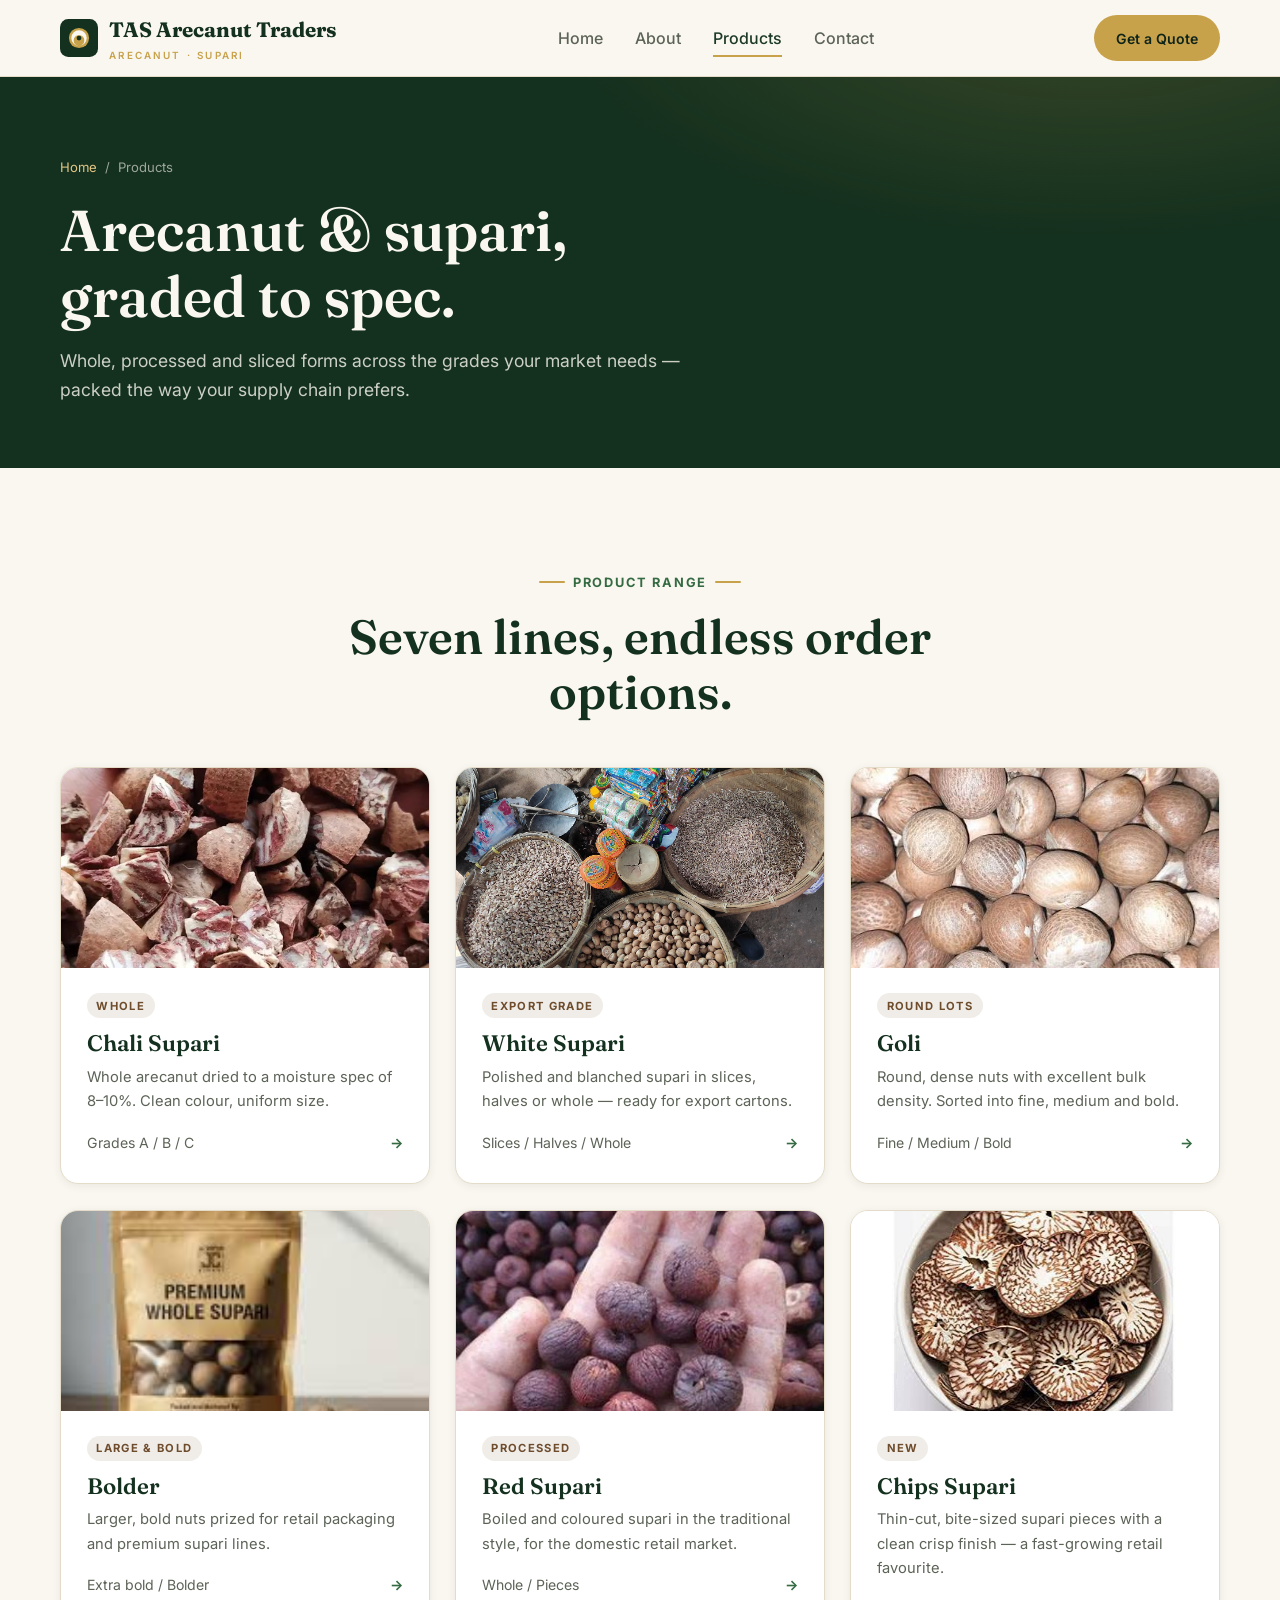
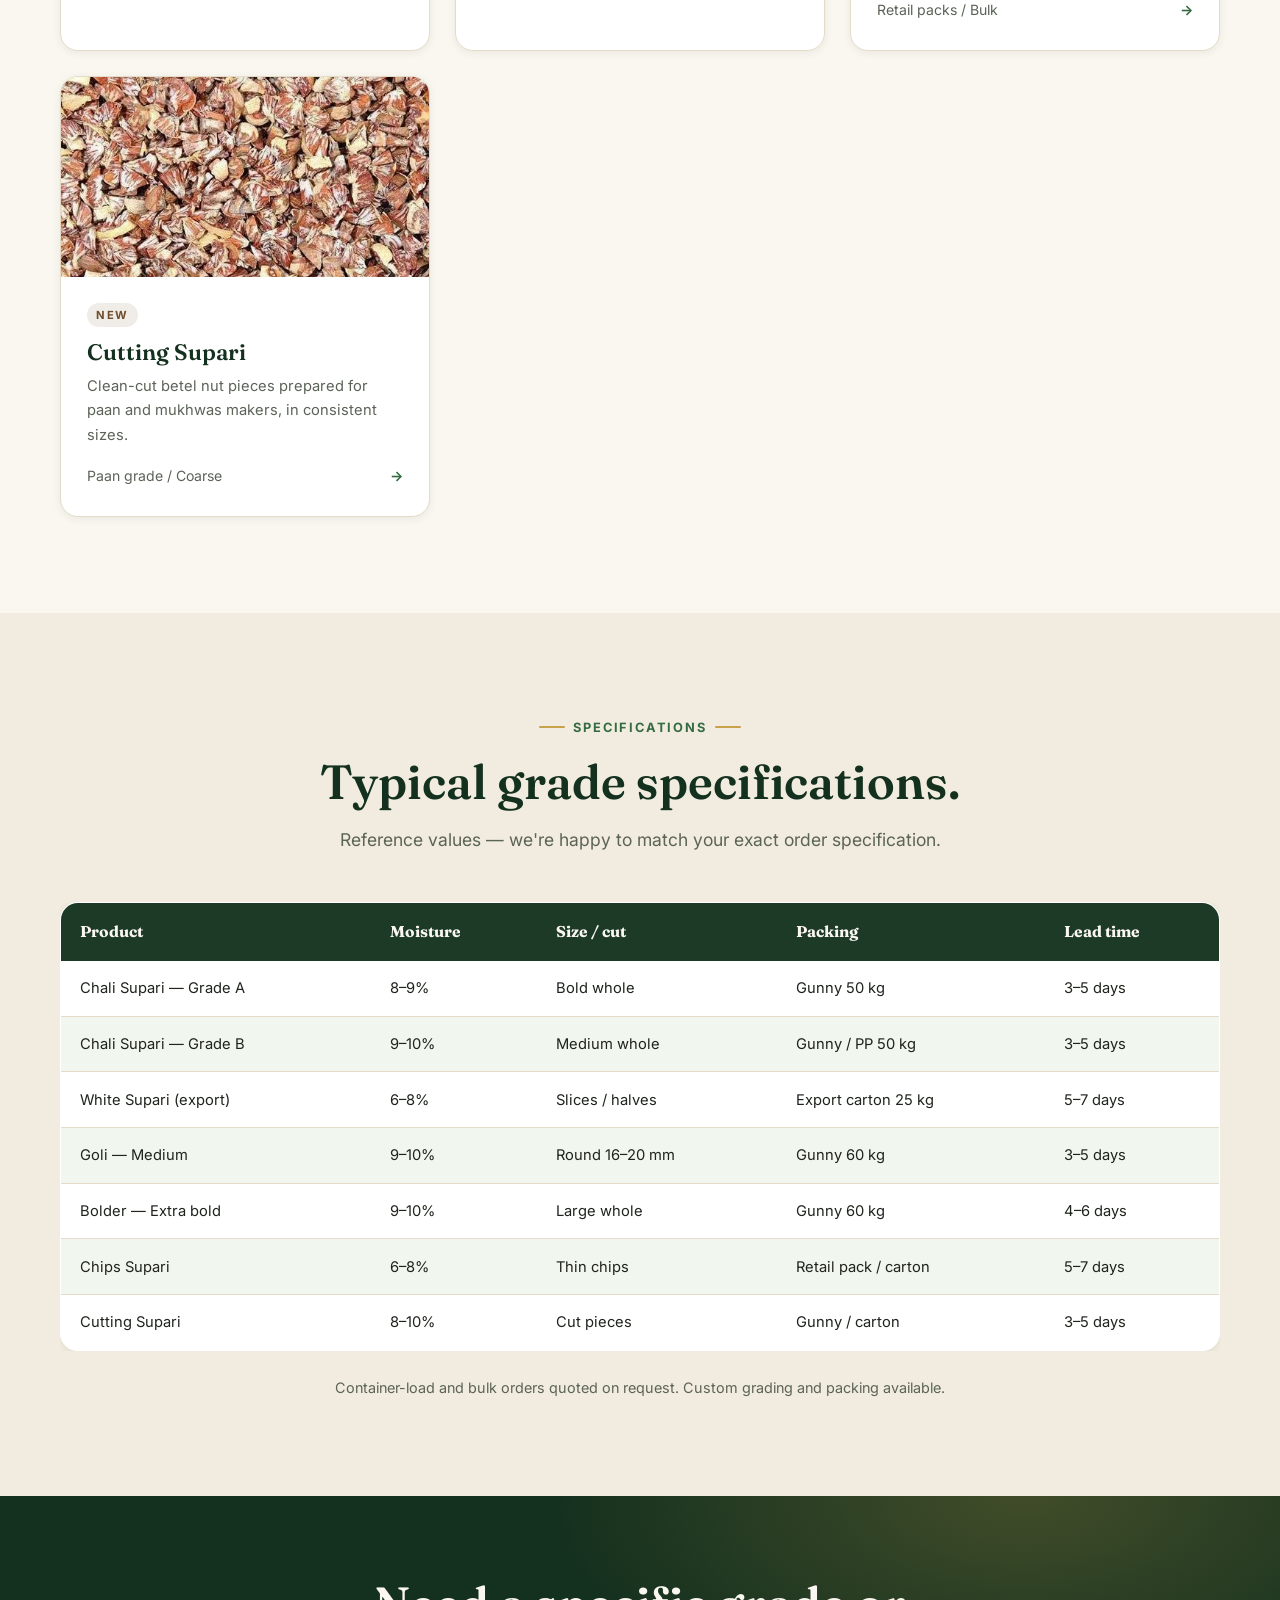
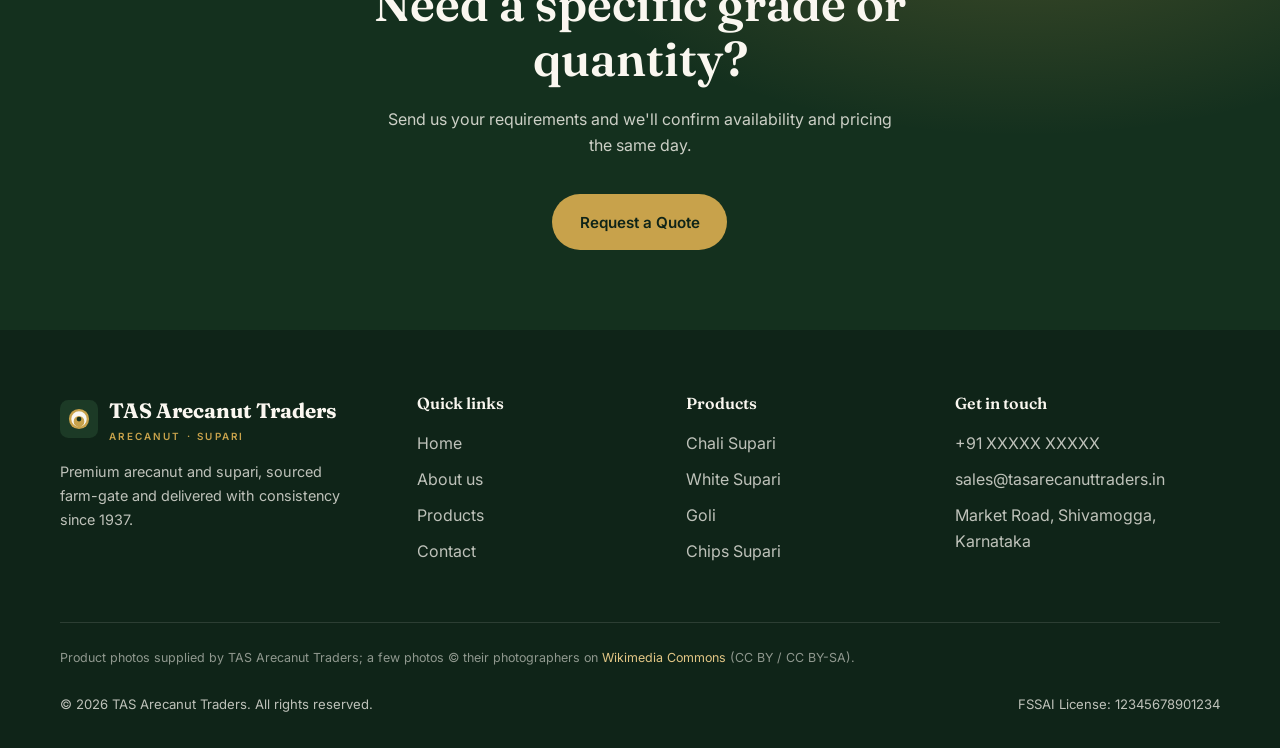
<file: products.html>
<!DOCTYPE html>
<html lang="en">
<head>
  <meta charset="UTF-8">
  <meta name="viewport" content="width=device-width, initial-scale=1.0">
  <title>Products — TAS Arecanut Traders</title>
  <meta name="description" content="Browse our full range of arecanut and supari products: chali, goli, bolder, white supari, red supari, chips supari and cutting supari with grade specifications.">
  <link rel="icon" type="image/svg+xml" href="assets/favicon.svg">
  <link rel="preconnect" href="https://fonts.googleapis.com">
  <link rel="preconnect" href="https://fonts.gstatic.com" crossorigin>
  <link href="https://fonts.googleapis.com/css2?family=Fraunces:ital,wght@0,500;0,600;0,700;1,500&family=Inter:wght@400;500;600;700&display=swap" rel="stylesheet">
  <link rel="stylesheet" href="css/styles.css">
</head>
<body>

  <header class="site-header">
    <div class="container nav">
      <a class="brand" href="index.html">
        <svg viewBox="0 0 64 64" aria-hidden="true">
          <rect width="64" height="64" rx="14" fill="#14301e"/>
          <circle cx="32" cy="32" r="17" fill="#c8a24b"/>
          <path d="M32 19a13 13 0 1 0 0 26 9 9 0 0 1 0-18 9 9 0 0 1 0 18 13 13 0 1 0 0-26z" fill="#faf7f0"/>
          <circle cx="32" cy="32" r="4" fill="#14301e"/>
        </svg>
        <span>
          TAS Arecanut Traders
          <span class="brand-sub">Arecanut · Supari</span>
        </span>
      </a>
      <nav class="nav-links" aria-label="Primary">
        <a href="index.html">Home</a>
        <a href="about.html">About</a>
        <a href="products.html" class="active">Products</a>
        <a href="contact.html">Contact</a>
      </nav>
      <div class="nav-cta">
        <a href="contact.html" class="btn btn-gold">Get a Quote</a>
        <button class="nav-toggle" aria-label="Toggle menu">
          <span></span><span></span><span></span>
        </button>
      </div>
    </div>
  </header>

  <!-- ============ Page hero ============ -->
  <section class="page-hero">
    <div class="container reveal">
      <nav class="breadcrumb" aria-label="Breadcrumb">
        <a href="index.html">Home</a><span>/</span><span>Products</span>
      </nav>
      <h1>Arecanut &amp; supari,<br>graded to spec.</h1>
      <p>Whole, processed and sliced forms across the grades your market needs — packed the way your supply chain prefers.</p>
    </div>
  </section>

  <!-- ============ Product cards ============ -->
  <section class="section">
    <div class="container">
      <div class="section-head center reveal">
        <p class="kicker">Product range</p>
        <h2>Seven lines, endless order options.</h2>
      </div>
      <div class="grid grid-3">

        <article class="card product-card reveal">
          <div class="art">
            <img src="assets/images/chali-supari.jpg" alt="Whole arecanut spread to dry in the sun" loading="lazy">
          </div>
          <div class="body">
            <span class="tag">Whole</span>
            <h3>Chali Supari</h3>
            <p>Whole arecanut dried to a moisture spec of 8–10%. Clean colour, uniform size.</p>
            <div class="foot"><span class="spec">Grades A / B / C</span><span class="arrow">→</span></div>
          </div>
        </article>

        <article class="card product-card reveal">
          <div class="art">
            <img src="assets/images/white-supari.jpg" alt="Whole and sliced areca nut ready for chewing" loading="lazy">
          </div>
          <div class="body">
            <span class="tag">Export grade</span>
            <h3>White Supari</h3>
            <p>Polished and blanched supari in slices, halves or whole — ready for export cartons.</p>
            <div class="foot"><span class="spec">Slices / Halves / Whole</span><span class="arrow">→</span></div>
          </div>
        </article>

        <article class="card product-card reveal">
          <div class="art">
            <img src="assets/images/goli.jpg" alt="Areca nuts drying in the sun" loading="lazy">
          </div>
          <div class="body">
            <span class="tag">Round lots</span>
            <h3>Goli</h3>
            <p>Round, dense nuts with excellent bulk density. Sorted into fine, medium and bold.</p>
            <div class="foot"><span class="spec">Fine / Medium / Bold</span><span class="arrow">→</span></div>
          </div>
        </article>

        <article class="card product-card reveal">
          <div class="art">
            <img src="assets/images/bolder.jpg" alt="Dried betel nuts spread out" loading="lazy">
          </div>
          <div class="body">
            <span class="tag">Large &amp; bold</span>
            <h3>Bolder</h3>
            <p>Larger, bold nuts prized for retail packaging and premium supari lines.</p>
            <div class="foot"><span class="spec">Extra bold / Bolder</span><span class="arrow">→</span></div>
          </div>
        </article>

        <article class="card product-card reveal">
          <div class="art">
            <img src="assets/images/red-supari.jpg" alt="Processed red supari betel nuts" loading="lazy">
          </div>
          <div class="body">
            <span class="tag">Processed</span>
            <h3>Red Supari</h3>
            <p>Boiled and coloured supari in the traditional style, for the domestic retail market.</p>
            <div class="foot"><span class="spec">Whole / Pieces</span><span class="arrow">→</span></div>
          </div>
        </article>

        <article class="card product-card reveal">
          <div class="art">
            <img src="assets/images/chips-supari.jpg" alt="Chips supari pieces" loading="lazy">
          </div>
          <div class="body">
            <span class="tag">New</span>
            <h3>Chips Supari</h3>
            <p>Thin-cut, bite-sized supari pieces with a clean crisp finish — a fast-growing retail favourite.</p>
            <div class="foot"><span class="spec">Retail packs / Bulk</span><span class="arrow">→</span></div>
          </div>
        </article>

        <article class="card product-card reveal">
          <div class="art">
            <img src="assets/images/cutting-supari.jpg" alt="Cutting supari pieces" loading="lazy">
          </div>
          <div class="body">
            <span class="tag">New</span>
            <h3>Cutting Supari</h3>
            <p>Clean-cut betel nut pieces prepared for paan and mukhwas makers, in consistent sizes.</p>
            <div class="foot"><span class="spec">Paan grade / Coarse</span><span class="arrow">→</span></div>
          </div>
        </article>

      </div>
    </div>
  </section>

  <!-- ============ Spec table ============ -->
  <section class="section alt">
    <div class="container">
      <div class="section-head center reveal">
        <p class="kicker">Specifications</p>
        <h2>Typical grade specifications.</h2>
        <p class="lede">Reference values — we're happy to match your exact order specification.</p>
      </div>
      <div class="reveal" style="overflow-x:auto">
        <table class="spec-table">
          <thead>
            <tr><th>Product</th><th>Moisture</th><th>Size / cut</th><th>Packing</th><th>Lead time</th></tr>
          </thead>
          <tbody>
            <tr><td>Chali Supari — Grade A</td><td>8–9%</td><td>Bold whole</td><td>Gunny 50 kg</td><td>3–5 days</td></tr>
            <tr><td>Chali Supari — Grade B</td><td>9–10%</td><td>Medium whole</td><td>Gunny / PP 50 kg</td><td>3–5 days</td></tr>
            <tr><td>White Supari (export)</td><td>6–8%</td><td>Slices / halves</td><td>Export carton 25 kg</td><td>5–7 days</td></tr>
            <tr><td>Goli — Medium</td><td>9–10%</td><td>Round 16–20 mm</td><td>Gunny 60 kg</td><td>3–5 days</td></tr>
            <tr><td>Bolder — Extra bold</td><td>9–10%</td><td>Large whole</td><td>Gunny 60 kg</td><td>4–6 days</td></tr>
            <tr><td>Chips Supari</td><td>6–8%</td><td>Thin chips</td><td>Retail pack / carton</td><td>5–7 days</td></tr>
            <tr><td>Cutting Supari</td><td>8–10%</td><td>Cut pieces</td><td>Gunny / carton</td><td>3–5 days</td></tr>
          </tbody>
        </table>
      </div>
      <p class="reveal" style="text-align:center; color:var(--muted); margin-top:1.6rem; font-size:0.9rem">
        Container-load and bulk orders quoted on request. Custom grading and packing available.
      </p>
    </div>
  </section>

  <!-- ============ CTA ============ -->
  <section class="cta-band">
    <div class="container reveal">
      <h2>Need a specific grade or quantity?</h2>
      <p>Send us your requirements and we'll confirm availability and pricing the same day.</p>
      <a href="contact.html" class="btn btn-gold">Request a Quote</a>
    </div>
  </section>

  <footer class="site-footer">
    <div class="container">
      <div class="footer-grid">
        <div>
          <a class="brand" href="index.html">
            <svg viewBox="0 0 64 64" aria-hidden="true">
              <rect width="64" height="64" rx="14" fill="#1c3a26"/>
              <circle cx="32" cy="32" r="17" fill="#c8a24b"/>
              <path d="M32 19a13 13 0 1 0 0 26 9 9 0 0 1 0-18 9 9 0 0 1 0 18 13 13 0 1 0 0-26z" fill="#faf7f0"/>
              <circle cx="32" cy="32" r="4" fill="#14301e"/>
            </svg>
            <span>
              TAS Arecanut Traders
              <span class="brand-sub">Arecanut · Supari</span>
            </span>
          </a>
          <p class="about-text" style="margin-top:1rem">Premium arecanut and supari, sourced farm-gate and delivered with consistency since 1937.</p>
        </div>
        <div>
          <h4>Quick links</h4>
          <ul>
            <li><a href="index.html">Home</a></li>
            <li><a href="about.html">About us</a></li>
            <li><a href="products.html">Products</a></li>
            <li><a href="contact.html">Contact</a></li>
          </ul>
        </div>
        <div>
          <h4>Products</h4>
          <ul>
            <li><a href="products.html">Chali Supari</a></li>
            <li><a href="products.html">White Supari</a></li>
            <li><a href="products.html">Goli</a></li>
            <li><a href="products.html">Chips Supari</a></li>
          </ul>
        </div>
        <div>
          <h4>Get in touch</h4>
          <ul>
            <li>+91 XXXXX XXXXX</li>
            <li>sales@tasarecanuttraders.in</li>
            <li>Market Road, Shivamogga, Karnataka</li>
          </ul>
        </div>
      </div>
      <div class="footer-credits">
        Product photos supplied by TAS Arecanut Traders; a few photos © their photographers on
        <a href="https://commons.wikimedia.org/wiki/Category:Areca_catechu" target="_blank" rel="noopener">Wikimedia Commons</a>
        (CC BY / CC BY-SA).
      </div>
      <div class="footer-bottom">
        <span>© <span id="year"></span> TAS Arecanut Traders. All rights reserved.</span>
        <span>FSSAI License: 12345678901234</span>
      </div>
    </div>
  </footer>

  <button class="to-top" aria-label="Back to top">
    <svg width="18" height="18" viewBox="0 0 24 24" fill="none" stroke="currentColor" stroke-width="2.5" stroke-linecap="round"><path d="M12 19V5"/><path d="M5 12l7-7 7 7"/></svg>
  </button>

  <script src="js/main.js"></script>
</body>
</html>
</file>
<file: css/styles.css>
/* ============================================================
   TAS Arecanut Traders — Global Styles
   ============================================================ */

:root {
  --green-950: #0f2418;
  --green-900: #14301e;
  --green-800: #1c3a26;
  --green-700: #26502f;
  --green-600: #356b42;
  --green-500: #4a8a58;
  --green-100: #e4efe4;
  --green-50: #f1f6ef;
  --gold: #c8a24b;
  --gold-light: #e2c685;
  --brown: #6e4c2c;
  --cream: #faf7f0;
  --sand: #f1ecdf;
  --ink: #1f241c;
  --muted: #5c6357;
  --line: #e4dcc8;
  --white: #ffffff;
  --radius: 18px;
  --radius-sm: 10px;
  --shadow-sm: 0 2px 8px rgba(20, 48, 30, 0.08);
  --shadow-md: 0 14px 40px -18px rgba(20, 48, 30, 0.35);
  --shadow-lg: 0 30px 70px -30px rgba(15, 36, 24, 0.5);
  --font-body: "Inter", -apple-system, BlinkMacSystemFont, "Segoe UI", sans-serif;
  --font-display: "Fraunces", Georgia, "Times New Roman", serif;
}

/* ---------- Reset ---------- */
*,
*::before,
*::after {
  box-sizing: border-box;
  margin: 0;
  padding: 0;
}

html {
  scroll-behavior: smooth;
  -webkit-text-size-adjust: 100%;
}

body {
  font-family: var(--font-body);
  background: var(--cream);
  color: var(--ink);
  line-height: 1.65;
  font-size: 16px;
  overflow-x: hidden;
}

img {
  max-width: 100%;
  display: block;
}

a {
  color: inherit;
  text-decoration: none;
}

ul {
  list-style: none;
}

button {
  font-family: inherit;
  cursor: pointer;
}

/* ---------- Typography ---------- */
h1, h2, h3, h4 {
  font-family: var(--font-display);
  font-weight: 600;
  line-height: 1.15;
  color: var(--green-900);
}

.display {
  font-size: clamp(2.5rem, 6vw, 4.6rem);
}

h2 {
  font-size: clamp(2rem, 4vw, 3rem);
}

h3 {
  font-size: 1.4rem;
}

.section-head {
  max-width: 720px;
  margin-bottom: 3rem;
}

.section-head.center {
  margin-inline: auto;
  text-align: center;
}

.kicker {
  display: inline-flex;
  align-items: center;
  gap: 0.5rem;
  font-size: 0.8rem;
  font-weight: 700;
  letter-spacing: 0.14em;
  text-transform: uppercase;
  color: var(--green-600);
  margin-bottom: 1rem;
}

.kicker::before {
  content: "";
  width: 26px;
  height: 2px;
  background: var(--gold);
  border-radius: 2px;
}

.section-head.center .kicker::after {
  content: "";
  width: 26px;
  height: 2px;
  background: var(--gold);
  border-radius: 2px;
}

.section-head p.lede {
  color: var(--muted);
  font-size: 1.1rem;
  margin-top: 1rem;
}

/* ---------- Layout ---------- */
.container {
  width: min(1160px, 92%);
  margin-inline: auto;
}

.section {
  padding: 6rem 0;
}

section.alt {
  background: var(--sand);
}

.bg-green {
  background: var(--green-900);
  color: var(--cream);
}

.bg-green h2,
.bg-green h3,
.bg-green .display {
  color: var(--cream);
}

/* ---------- Buttons ---------- */
.btn {
  display: inline-flex;
  align-items: center;
  justify-content: center;
  gap: 0.5rem;
  font-weight: 600;
  font-size: 0.95rem;
  padding: 0.85rem 1.6rem;
  border-radius: 999px;
  border: 2px solid transparent;
  transition: transform 0.2s ease, box-shadow 0.2s ease, background 0.2s ease, color 0.2s ease;
  will-change: transform;
}

.btn-gold {
  background: var(--gold);
  color: var(--green-950);
}

.btn-gold:hover {
  background: var(--gold-light);
  transform: translateY(-2px);
  box-shadow: 0 12px 26px -12px rgba(200, 162, 75, 0.8);
}

.btn-outline-light {
  border-color: rgba(250, 247, 240, 0.5);
  color: var(--cream);
}

.btn-outline-light:hover {
  background: rgba(250, 247, 240, 0.12);
  transform: translateY(-2px);
}

.btn-outline-dark {
  border-color: var(--green-700);
  color: var(--green-800);
}

.btn-outline-dark:hover {
  background: var(--green-700);
  color: var(--cream);
  transform: translateY(-2px);
}

/* ---------- Header ---------- */
.site-header {
  position: sticky;
  top: 0;
  z-index: 50;
  background: rgba(250, 247, 240, 0.92);
  backdrop-filter: blur(10px);
  -webkit-backdrop-filter: blur(10px);
  border-bottom: 1px solid var(--line);
}

.nav {
  display: flex;
  align-items: center;
  justify-content: space-between;
  height: 76px;
}

.brand {
  display: flex;
  align-items: center;
  gap: 0.7rem;
  font-family: var(--font-display);
  font-weight: 700;
  font-size: 1.3rem;
  color: var(--green-900);
}

.brand svg {
  width: 38px;
  height: 38px;
}

.brand .brand-sub {
  display: block;
  font-family: var(--font-body);
  font-size: 0.62rem;
  font-weight: 600;
  letter-spacing: 0.22em;
  text-transform: uppercase;
  color: var(--gold);
}

.nav-links {
  display: flex;
  align-items: center;
  gap: 2rem;
}

.nav-links a {
  font-weight: 500;
  color: var(--muted);
  position: relative;
  transition: color 0.2s ease;
}

.nav-links a::after {
  content: "";
  position: absolute;
  left: 0;
  bottom: -6px;
  width: 0;
  height: 2px;
  background: var(--gold);
  transition: width 0.25s ease;
}

.nav-links a:hover,
.nav-links a.active {
  color: var(--green-800);
}

.nav-links a:hover::after,
.nav-links a.active::after {
  width: 100%;
}

.nav-cta {
  display: flex;
  align-items: center;
  gap: 1.2rem;
}

.nav-cta .btn {
  padding: 0.6rem 1.25rem;
  font-size: 0.88rem;
}

.nav-toggle {
  display: none;
  background: none;
  border: none;
  flex-direction: column;
  gap: 5px;
  padding: 6px;
}

.nav-toggle span {
  width: 24px;
  height: 2px;
  background: var(--green-900);
  border-radius: 2px;
  transition: transform 0.3s ease, opacity 0.3s ease;
}

/* ---------- Hero ---------- */
.hero {
  position: relative;
  background:
    radial-gradient(1000px 500px at 85% -10%, rgba(200, 162, 75, 0.22), transparent 60%),
    linear-gradient(135deg, var(--green-950) 0%, var(--green-800) 60%, var(--green-700) 100%);
  color: var(--cream);
  overflow: hidden;
}

.hero::after {
  content: "";
  position: absolute;
  inset: 0;
  background-image: radial-gradient(rgba(250, 247, 240, 0.06) 1px, transparent 1px);
  background-size: 26px 26px;
  pointer-events: none;
}

.hero-inner {
  position: relative;
  z-index: 2;
  display: grid;
  grid-template-columns: 1.15fr 0.85fr;
  align-items: center;
  gap: 3.5rem;
  padding: 6rem 0 7rem;
}

.hero h1 {
  color: var(--cream);
  margin-bottom: 1.4rem;
}

.hero h1 .accent {
  color: var(--gold-light);
  font-style: italic;
}

.hero p.lede {
  color: rgba(250, 247, 240, 0.82);
  font-size: 1.12rem;
  max-width: 540px;
  margin-bottom: 2.2rem;
}

.hero-actions {
  display: flex;
  flex-wrap: wrap;
  gap: 1rem;
  margin-bottom: 2.8rem;
}

.hero-trust {
  display: flex;
  flex-wrap: wrap;
  gap: 2.2rem;
  padding-top: 2rem;
  border-top: 1px solid rgba(250, 247, 240, 0.18);
}

.hero-trust .stat {
  display: flex;
  flex-direction: column;
}

.hero-trust .stat b {
  font-family: var(--font-display);
  font-size: 2rem;
  color: var(--gold-light);
}

.hero-trust .stat span {
  font-size: 0.85rem;
  color: rgba(250, 247, 240, 0.7);
}

/* Hero card */
.hero-card {
  background: rgba(255, 255, 255, 0.05);
  border: 1px solid rgba(250, 247, 240, 0.15);
  border-radius: var(--radius);
  padding: 1.6rem;
  backdrop-filter: blur(6px);
}

.hero-card .card-label {
  font-size: 0.72rem;
  font-weight: 700;
  letter-spacing: 0.18em;
  text-transform: uppercase;
  color: var(--gold);
  margin-bottom: 1rem;
}

.hero-card ul li {
  display: flex;
  align-items: center;
  gap: 0.7rem;
  padding: 0.65rem 0;
  border-bottom: 1px dashed rgba(250, 247, 240, 0.14);
  font-size: 0.95rem;
}

.hero-card ul li:last-child {
  border-bottom: none;
}

.hero-card ul li svg {
  flex: none;
  color: var(--gold-light);
}

.hero-card .seal {
  display: flex;
  align-items: center;
  gap: 1rem;
  margin-top: 1.2rem;
  padding: 1rem;
  border-radius: var(--radius-sm);
  background: rgba(200, 162, 75, 0.12);
}

.hero-card .seal svg {
  width: 46px;
  height: 46px;
  flex: none;
}

.hero-card .seal b {
  display: block;
  font-family: var(--font-display);
  font-size: 1.05rem;
  color: var(--gold-light);
}

.hero-card .seal span {
  font-size: 0.82rem;
  color: rgba(250, 247, 240, 0.72);
}

/* ---------- Marquee ---------- */
.marquee {
  background: var(--gold);
  color: var(--green-950);
  overflow: hidden;
  padding: 0.7rem 0;
}

.marquee-track {
  display: flex;
  gap: 3rem;
  width: max-content;
  animation: marquee 30s linear infinite;
  font-weight: 700;
  font-size: 0.95rem;
  letter-spacing: 0.08em;
  text-transform: uppercase;
}

.marquee-track span {
  display: inline-flex;
  align-items: center;
  gap: 3rem;
  white-space: nowrap;
}

.marquee-track span::after {
  content: "✦";
  color: var(--green-800);
}

@keyframes marquee {
  from { transform: translateX(0); }
  to { transform: translateX(-50%); }
}

/* ---------- Cards ---------- */
.grid {
  display: grid;
  gap: 1.6rem;
}

.grid-3 {
  grid-template-columns: repeat(3, 1fr);
}

.grid-2 {
  grid-template-columns: repeat(2, 1fr);
}

.grid-4 {
  grid-template-columns: repeat(4, 1fr);
}

.card {
  background: var(--white);
  border: 1px solid var(--line);
  border-radius: var(--radius);
  padding: 1.8rem;
  box-shadow: var(--shadow-sm);
  transition: transform 0.25s ease, box-shadow 0.25s ease;
}

.card:hover {
  transform: translateY(-6px);
  box-shadow: var(--shadow-md);
}

.card .icon {
  width: 56px;
  height: 56px;
  border-radius: 14px;
  display: grid;
  place-items: center;
  background: var(--green-100);
  color: var(--green-700);
  margin-bottom: 1.2rem;
}

.card h3 {
  margin-bottom: 0.6rem;
}

.card p {
  color: var(--muted);
  font-size: 0.95rem;
}

/* Product card */
.product-card {
  overflow: hidden;
  padding: 0;
  display: flex;
  flex-direction: column;
}

.product-card .art {
  height: 200px;
  overflow: hidden;
  background: var(--sand);
}

.product-card .art img {
  width: 100%;
  height: 100%;
  object-fit: cover;
  transition: transform 0.4s ease;
}

.product-card:hover .art img {
  transform: scale(1.06);
}

.product-card .body {
  padding: 1.4rem 1.6rem 1.8rem;
}

.product-card .tag {
  display: inline-block;
  font-size: 0.7rem;
  font-weight: 700;
  letter-spacing: 0.12em;
  text-transform: uppercase;
  color: var(--brown);
  background: rgba(110, 76, 44, 0.1);
  padding: 0.2rem 0.6rem;
  border-radius: 999px;
  margin-bottom: 0.8rem;
}

.product-card .body h3 {
  margin-bottom: 0.5rem;
}

.product-card .body p {
  font-size: 0.92rem;
}

.product-card .foot {
  margin-top: 1.1rem;
  display: flex;
  align-items: center;
  justify-content: space-between;
  font-size: 0.88rem;
}

.product-card .foot .spec {
  color: var(--muted);
}

.product-card .foot .arrow {
  color: var(--green-600);
  font-weight: 700;
}

/* ---------- Feature row ---------- */
.split {
  display: grid;
  grid-template-columns: 1fr 1fr;
  gap: 4rem;
  align-items: center;
}

.split .visual {
  position: relative;
  border-radius: var(--radius);
  overflow: hidden;
  box-shadow: var(--shadow-lg);
}

.split .visual img {
  width: 100%;
  height: 100%;
  object-fit: cover;
}

.split .visual::after {
  content: "";
  position: absolute;
  inset: 0;
  border-radius: var(--radius);
  background: linear-gradient(160deg, transparent 55%, rgba(15, 36, 24, 0.35));
}

.split .visual .badge {
  position: absolute;
  z-index: 2;
  bottom: 1.4rem;
  left: 1.4rem;
  background: var(--cream);
  border-radius: var(--radius-sm);
  padding: 0.8rem 1.2rem;
  box-shadow: var(--shadow-md);
}

.split .visual .badge b {
  font-family: var(--font-display);
  font-size: 1.3rem;
  color: var(--green-800);
  display: block;
}

.split .visual .badge span {
  font-size: 0.8rem;
  color: var(--muted);
}

.feature-list {
  margin-top: 1.6rem;
  display: grid;
  gap: 1rem;
}

.feature-list li {
  display: flex;
  gap: 0.9rem;
  align-items: flex-start;
}

.feature-list li svg {
  flex: none;
  margin-top: 4px;
  color: var(--green-600);
}

.feature-list li b {
  color: var(--green-900);
  display: block;
  font-size: 0.98rem;
}

.feature-list li span {
  color: var(--muted);
  font-size: 0.92rem;
}

/* ---------- Stats band ---------- */
.stats-band {
  background: var(--green-800);
  color: var(--cream);
}

.stats-grid {
  display: grid;
  grid-template-columns: repeat(4, 1fr);
  gap: 2rem;
  text-align: center;
}

.stat-item b {
  font-family: var(--font-display);
  font-size: clamp(2.6rem, 4.5vw, 3.6rem);
  color: var(--gold-light);
  display: block;
}

.stat-item span {
  font-size: 0.9rem;
  color: rgba(250, 247, 240, 0.75);
}

/* ---------- Steps / process ---------- */
.steps {
  display: grid;
  grid-template-columns: repeat(5, 1fr);
  gap: 1.4rem;
  counter-reset: step;
}

.step {
  position: relative;
  background: var(--white);
  border: 1px solid var(--line);
  border-radius: var(--radius);
  padding: 1.6rem 1.3rem 1.4rem;
  text-align: center;
  box-shadow: var(--shadow-sm);
}

.step::before {
  counter-increment: step;
  content: counter(step, decimal-leading-zero);
  font-family: var(--font-display);
  font-size: 1.15rem;
  color: var(--gold);
  background: var(--sand);
  width: 40px;
  height: 40px;
  border-radius: 50%;
  display: grid;
  place-items: center;
  margin: 0 auto 1rem;
}

.step h4 {
  font-size: 1rem;
  margin-bottom: 0.4rem;
}

.step p {
  font-size: 0.84rem;
  color: var(--muted);
}

/* ---------- Testimonials ---------- */
.testimonials {
  display: grid;
  grid-template-columns: repeat(3, 1fr);
  gap: 1.6rem;
}

.testimonial {
  background: var(--white);
  border: 1px solid var(--line);
  border-radius: var(--radius);
  padding: 1.8rem;
  display: flex;
  flex-direction: column;
  gap: 1.2rem;
  box-shadow: var(--shadow-sm);
}

.testimonial .stars {
  color: var(--gold);
  letter-spacing: 0.15em;
}

.testimonial blockquote {
  color: var(--ink);
  font-size: 0.98rem;
  flex: 1;
}

.testimonial .who {
  display: flex;
  align-items: center;
  gap: 0.8rem;
}

.testimonial .avatar {
  width: 44px;
  height: 44px;
  border-radius: 50%;
  background: var(--green-100);
  color: var(--green-700);
  display: grid;
  place-items: center;
  font-weight: 700;
  font-family: var(--font-display);
  flex: none;
}

.testimonial .who b {
  display: block;
  font-size: 0.95rem;
  color: var(--green-900);
}

.testimonial .who span {
  font-size: 0.82rem;
  color: var(--muted);
}

/* ---------- CTA band ---------- */
.cta-band {
  background:
    radial-gradient(800px 400px at 80% 0%, rgba(200, 162, 75, 0.25), transparent 60%),
    var(--green-900);
  text-align: center;
  padding: 5rem 0;
}

.cta-band h2 {
  color: var(--cream);
  max-width: 640px;
  margin: 0 auto 1.2rem;
}

.cta-band p {
  color: rgba(250, 247, 240, 0.8);
  max-width: 520px;
  margin: 0 auto 2.2rem;
}

/* ---------- Footer ---------- */
.site-footer {
  background: var(--green-950);
  color: rgba(250, 247, 240, 0.75);
  padding: 4rem 0 2rem;
}

.footer-grid {
  display: grid;
  grid-template-columns: 1.4fr 1fr 1fr 1.2fr;
  gap: 3rem;
  padding-bottom: 3rem;
  border-bottom: 1px solid rgba(250, 247, 240, 0.12);
}

.footer-grid .brand {
  color: var(--cream);
  margin-bottom: 1rem;
}

.footer-grid h4 {
  color: var(--cream);
  font-size: 1rem;
  margin-bottom: 1.1rem;
}

.footer-grid ul li {
  margin-bottom: 0.6rem;
}

.footer-grid a {
  transition: color 0.2s ease;
}

.footer-grid a:hover {
  color: var(--gold-light);
}

.footer-grid .about-text {
  font-size: 0.9rem;
  max-width: 300px;
}

.footer-credits {
  padding-top: 1.6rem;
  font-size: 0.78rem;
  color: rgba(250, 247, 240, 0.55);
}

.footer-credits a {
  color: var(--gold-light);
}

.footer-credits a:hover {
  text-decoration: underline;
}

.footer-bottom {
  display: flex;
  justify-content: space-between;
  align-items: center;
  gap: 1rem;
  padding-top: 1.6rem;
  font-size: 0.82rem;
}

/* ---------- Page hero (inner pages) ---------- */
.page-hero {
  background:
    radial-gradient(900px 400px at 85% -20%, rgba(200, 162, 75, 0.2), transparent 60%),
    var(--green-900);
  color: var(--cream);
  padding: 5rem 0 4rem;
}

.page-hero h1 {
  color: var(--cream);
  font-size: clamp(2.2rem, 5vw, 3.6rem);
  margin-bottom: 1rem;
}

.page-hero p {
  color: rgba(250, 247, 240, 0.8);
  max-width: 620px;
  font-size: 1.1rem;
}

.breadcrumb {
  display: flex;
  gap: 0.5rem;
  align-items: center;
  font-size: 0.82rem;
  color: rgba(250, 247, 240, 0.6);
  margin-bottom: 1.2rem;
}

.breadcrumb a {
  color: var(--gold-light);
}

/* ---------- Forms ---------- */
.form-card {
  background: var(--white);
  border: 1px solid var(--line);
  border-radius: var(--radius);
  box-shadow: var(--shadow-md);
  padding: 2.2rem;
}

.form-grid {
  display: grid;
  grid-template-columns: 1fr 1fr;
  gap: 1.2rem;
}

.field {
  display: flex;
  flex-direction: column;
  gap: 0.4rem;
}

.field.full {
  grid-column: 1 / -1;
}

.field label {
  font-size: 0.85rem;
  font-weight: 600;
  color: var(--green-900);
}

.field input,
.field select,
.field textarea {
  font-family: inherit;
  font-size: 0.95rem;
  padding: 0.8rem 1rem;
  border: 1px solid var(--line);
  border-radius: var(--radius-sm);
  background: var(--green-50);
  color: var(--ink);
  transition: border-color 0.2s ease, box-shadow 0.2s ease;
}

.field input:focus,
.field select:focus,
.field textarea:focus {
  outline: none;
  border-color: var(--green-500);
  box-shadow: 0 0 0 3px rgba(74, 138, 88, 0.18);
}

.field textarea {
  resize: vertical;
  min-height: 130px;
}

.form-note {
  font-size: 0.8rem;
  color: var(--muted);
  margin-top: 0.6rem;
}

/* ---------- Contact info cards ---------- */
.contact-grid {
  display: grid;
  grid-template-columns: repeat(3, 1fr);
  gap: 1.6rem;
}

.contact-item {
  text-align: center;
  padding: 2rem 1.4rem;
}

.contact-item .icon {
  margin-inline: auto;
}

.contact-item h3 {
  font-size: 1.1rem;
}

.contact-item a {
  color: var(--green-600);
  font-weight: 600;
}

.contact-item a:hover {
  text-decoration: underline;
}

/* ---------- Tables ---------- */
.spec-table {
  width: 100%;
  border-collapse: collapse;
  background: var(--white);
  border: 1px solid var(--line);
  border-radius: var(--radius);
  overflow: hidden;
  box-shadow: var(--shadow-sm);
}

.spec-table th {
  text-align: left;
  background: var(--green-800);
  color: var(--cream);
  padding: 1rem 1.2rem;
  font-family: var(--font-display);
  font-size: 0.98rem;
}

.spec-table td {
  padding: 0.95rem 1.2rem;
  border-bottom: 1px solid var(--line);
  font-size: 0.92rem;
}

.spec-table tr:last-child td {
  border-bottom: none;
}

.spec-table tr:nth-child(even) td {
  background: var(--green-50);
}

/* ---------- Reveal on scroll ---------- */
.reveal {
  opacity: 0;
  transform: translateY(26px);
  transition: opacity 0.7s ease, transform 0.7s ease;
}

.reveal.in {
  opacity: 1;
  transform: none;
}

/* ---------- Back to top ---------- */
.to-top {
  position: fixed;
  right: 1.4rem;
  bottom: 1.4rem;
  width: 46px;
  height: 46px;
  border-radius: 50%;
  border: none;
  background: var(--green-800);
  color: var(--cream);
  display: grid;
  place-items: center;
  opacity: 0;
  pointer-events: none;
  transform: translateY(12px);
  transition: opacity 0.3s ease, transform 0.3s ease;
  box-shadow: var(--shadow-md);
  z-index: 40;
}

.to-top.show {
  opacity: 1;
  pointer-events: auto;
  transform: none;
}

/* ---------- Responsive ---------- */
@media (max-width: 1024px) {
  .grid-4 { grid-template-columns: repeat(2, 1fr); }
  .steps { grid-template-columns: repeat(3, 1fr); }
  .testimonials { grid-template-columns: repeat(2, 1fr); }
  .footer-grid { grid-template-columns: 1fr 1fr; }
}

@media (max-width: 860px) {
  .hero-inner { grid-template-columns: 1fr; padding: 4rem 0 5rem; }
  .split { grid-template-columns: 1fr; gap: 2.5rem; }
  .grid-3 { grid-template-columns: 1fr; }
  .contact-grid { grid-template-columns: 1fr; }

  .nav-links {
    position: fixed;
    inset: 76px 0 auto 0;
    flex-direction: column;
    background: var(--cream);
    border-bottom: 1px solid var(--line);
    padding: 2rem;
    gap: 1.4rem;
    transform: translateY(-120%);
    transition: transform 0.3s ease;
  }

  .nav-links.open {
    transform: none;
  }

  .nav-cta .btn { display: none; }

  .nav-toggle {
    display: flex;
  }

  .nav-toggle.open span:nth-child(1) { transform: translateY(7px) rotate(45deg); }
  .nav-toggle.open span:nth-child(2) { opacity: 0; }
  .nav-toggle.open span:nth-child(3) { transform: translateY(-7px) rotate(-45deg); }
}

@media (max-width: 640px) {
  .section { padding: 4rem 0; }
  .stats-grid { grid-template-columns: repeat(2, 1fr); gap: 1.6rem; }
  .steps { grid-template-columns: 1fr 1fr; }
  .testimonials { grid-template-columns: 1fr; }
  .form-grid { grid-template-columns: 1fr; }
  .footer-grid { grid-template-columns: 1fr; gap: 2rem; }
  .hero-trust { gap: 1.4rem; }
  .footer-bottom { flex-direction: column; text-align: center; }
}
</file>
